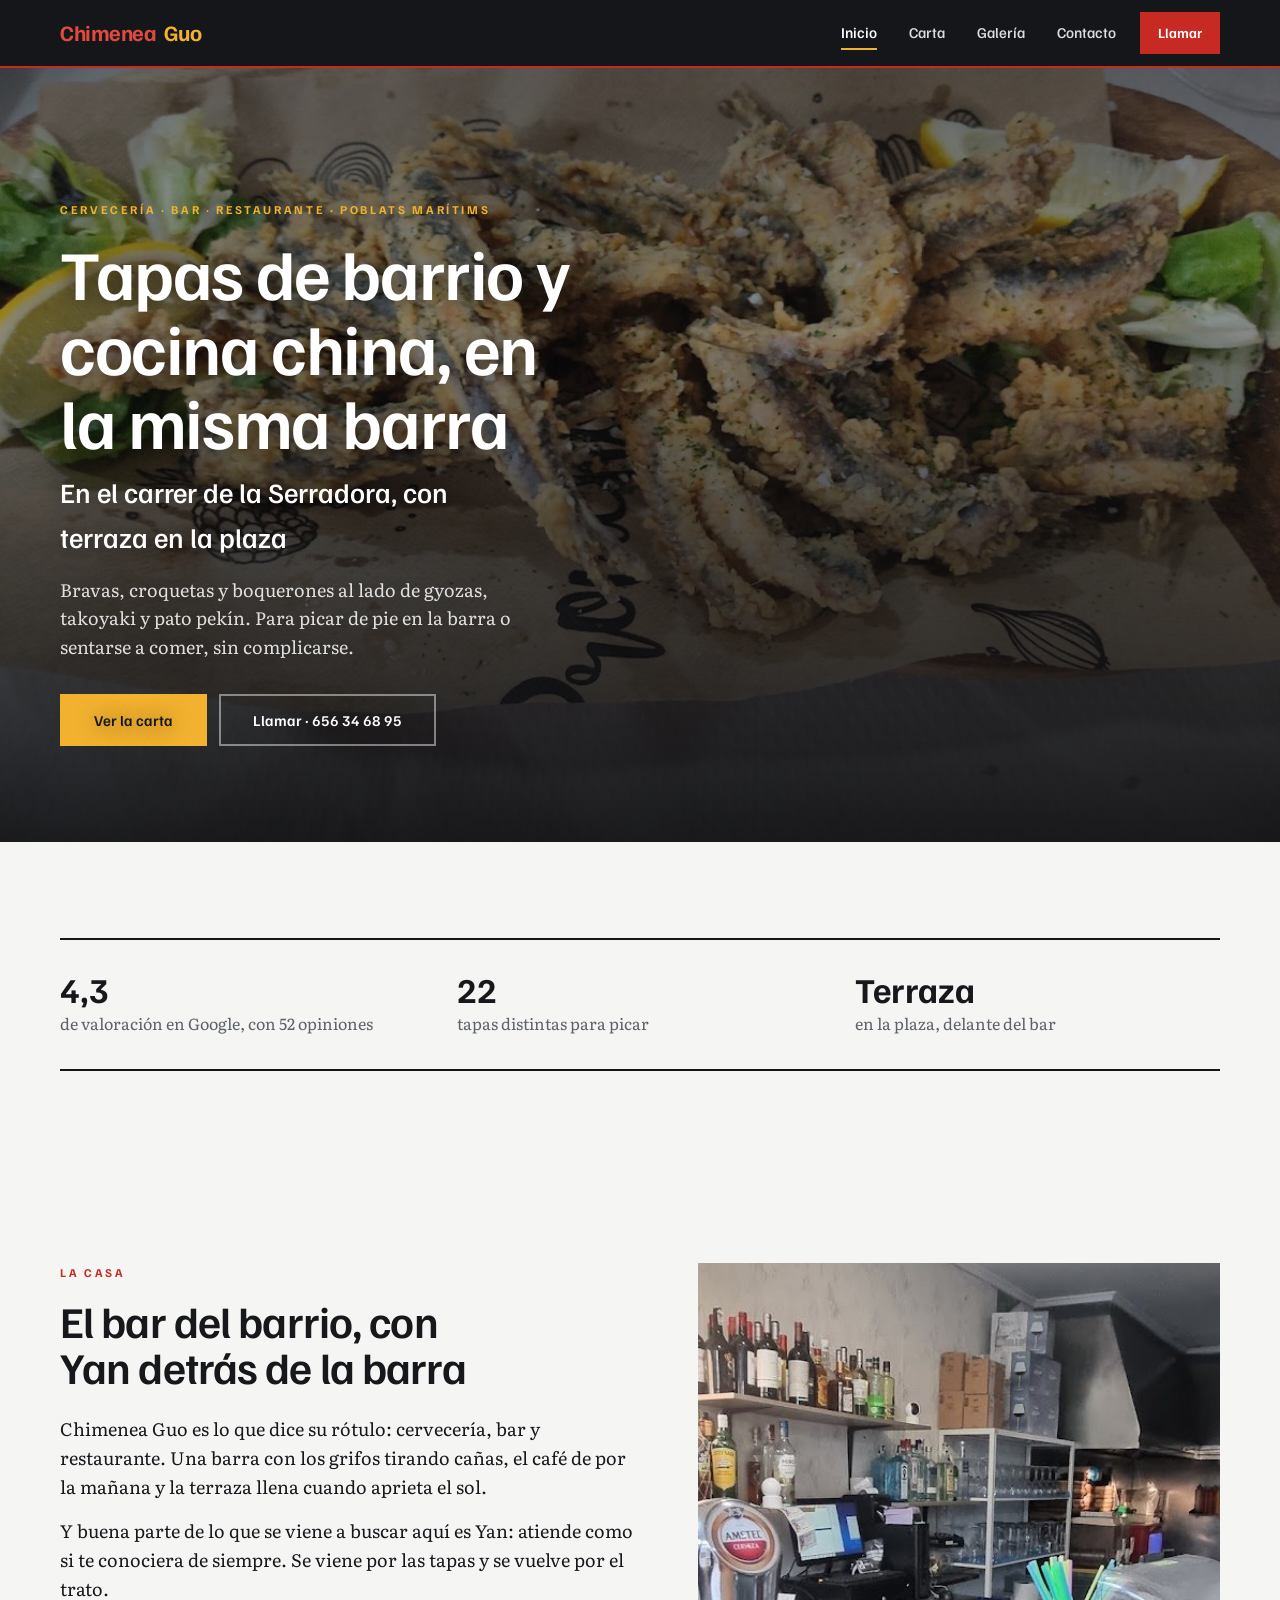
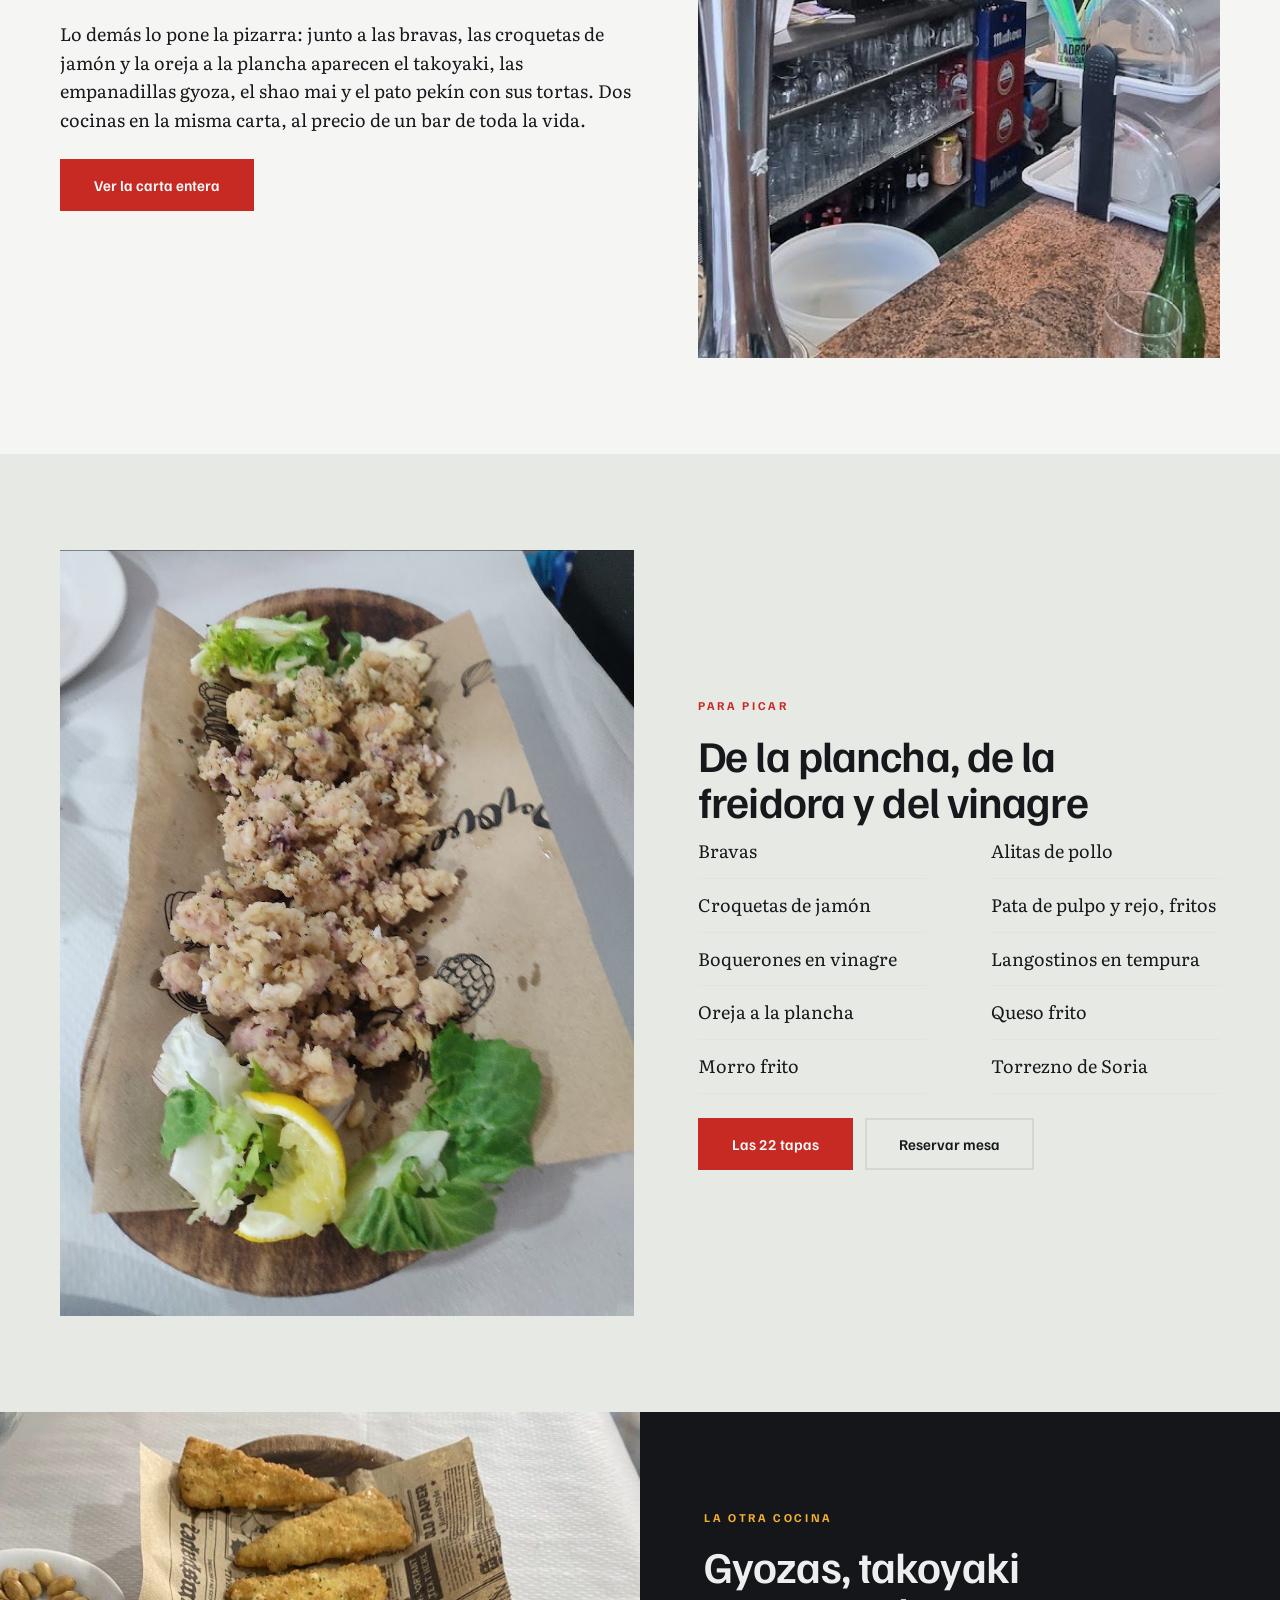
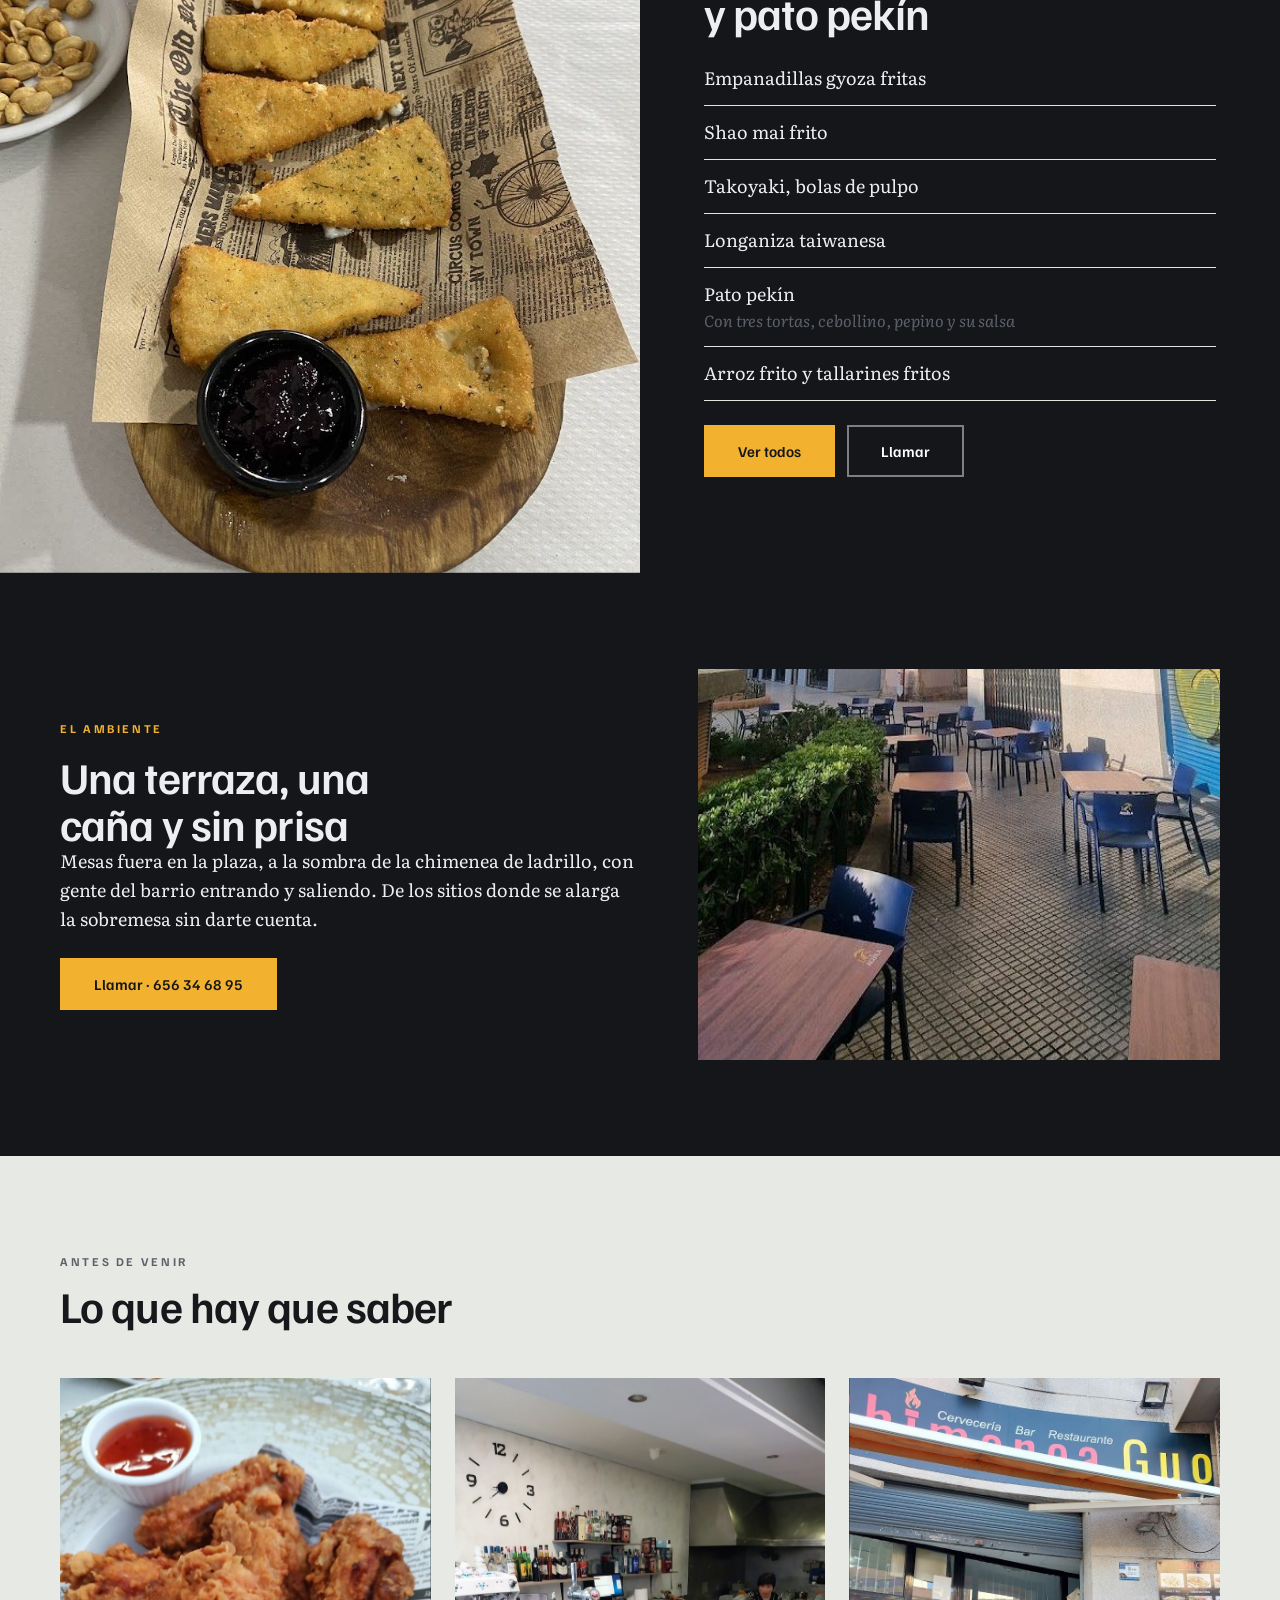
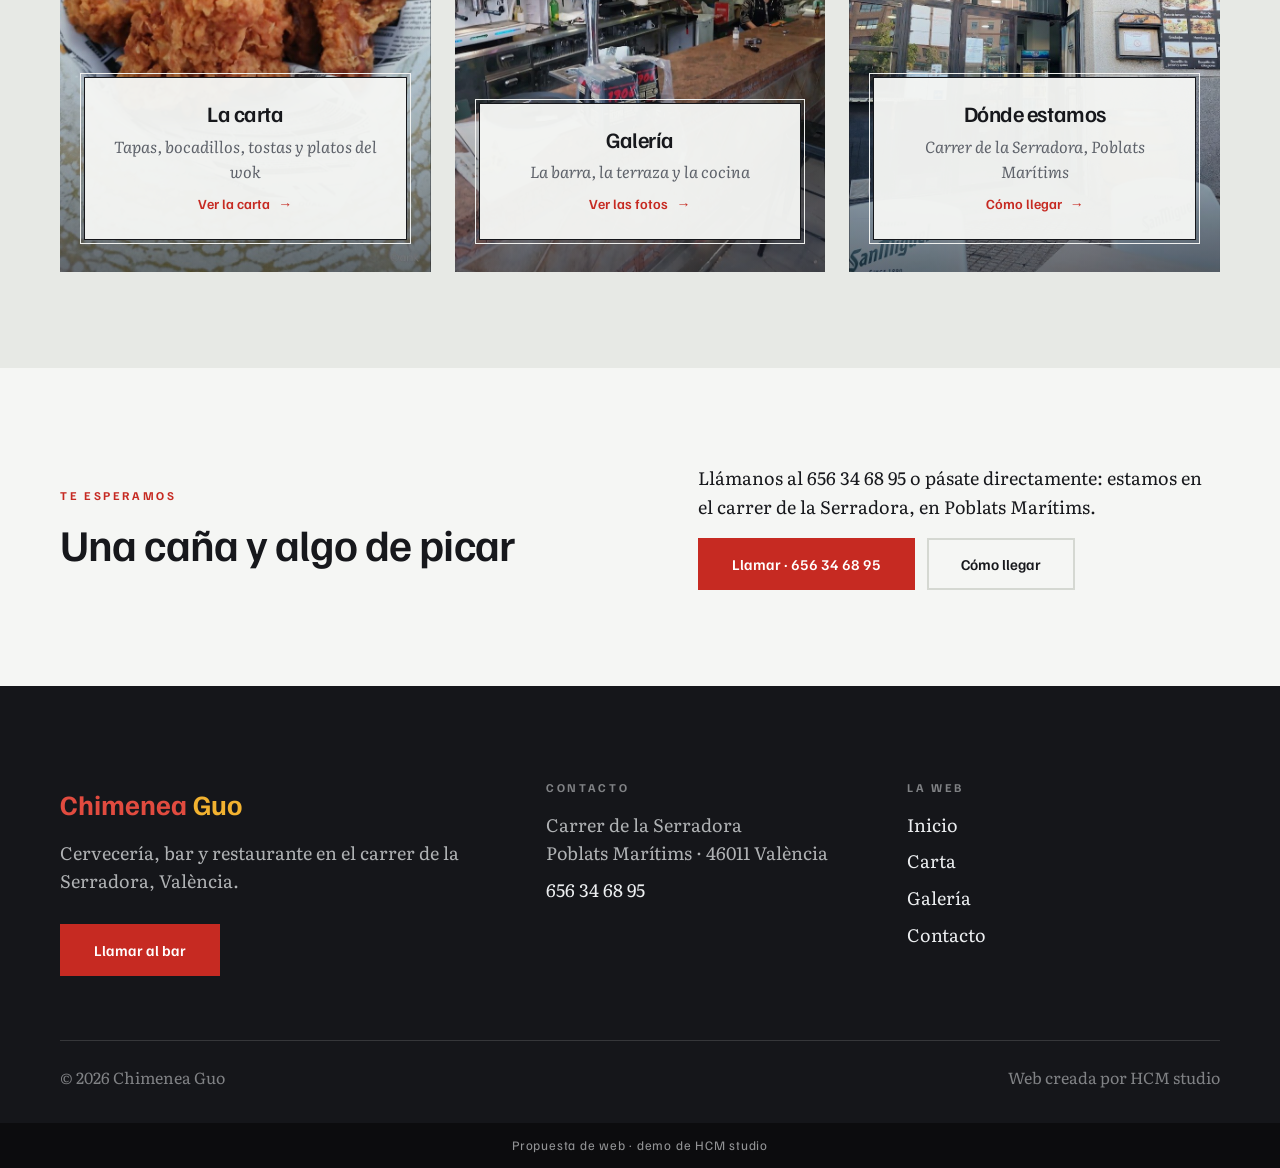
<file: index.html>
<!doctype html>
<html lang="es">
<head>
<meta charset="utf-8">
<meta name="viewport" content="width=device-width, initial-scale=1">
<title>Chimenea Guo · Cervecería, bar y restaurante en la Serradora, València</title>
<meta name="description" content="Cervecería, bar y restaurante en el carrer de la Serradora, València. Tapas de barrio y cocina china en la misma barra: bravas, croquetas, gyozas, takoyaki y pato pekín. Terraza en la plaza.">
<meta name="robots" content="noindex, nofollow">
<meta property="og:type" content="website">
<meta property="og:locale" content="es_ES">
<meta property="og:title" content="Chimenea Guo · Cervecería, bar y restaurante en València">
<meta property="og:description" content="Tapas de barrio y cocina china en la misma barra. Carrer de la Serradora, Poblats Marítims · 656 34 68 95.">
<meta property="og:image" content="https://hugocanoo.github.io/chimenea-guo-demo/fotos/boquerones.jpg">
<link rel="icon" href="favicon.svg" type="image/svg+xml">
<link rel="preload" href="fuentes/familjen-grotesk-variable.woff2" as="font" type="font/woff2" crossorigin>
<link rel="stylesheet" href="css/estilo.css">
<script>document.documentElement.classList.add('js')</script>
</head>
<body>

<header class="cabecera">
  <div class="contenedor">
    <a class="marca" href="index.html"><span class="chimenea">Chimenea</span> <span class="guo">Guo</span></a>
    <nav class="menu" id="menu" aria-label="Principal">
      <a href="index.html" aria-current="page">Inicio</a>
      <a href="carta.html">Carta</a>
      <a href="galeria.html">Galería</a>
      <a href="contacto.html">Contacto</a>
    </nav>
    <div class="cabecera-acciones">
      <a class="cta cta-mini" href="tel:+34656346895">Llamar</a>
      <button class="boton-menu" type="button" aria-expanded="false" aria-controls="menu">
        <span class="visualmente-oculto">Abrir el menú</span><span class="hamburguesa" aria-hidden="true"></span>
      </button>
    </div>
  </div>
</header>

<main>
  <section class="hero">
    <div class="foto">
      <img src="fotos/boquerones.jpg" alt="Ración de boquerones fritos, recién salidos de la freidora">
    </div>
    <div class="contenedor">
      <p class="eyebrow claro">Cervecería · Bar · Restaurante · Poblats Marítims</p>
      <h1>Tapas de barrio y cocina china, en la misma barra</h1>
      <p class="lema">En el carrer de la Serradora, con terraza en la plaza</p>
      <p class="intro">Bravas, croquetas y boquerones al lado de gyozas, takoyaki y pato pekín. Para picar de pie en la barra o sentarse a comer, sin complicarse.</p>
      <div class="botonera">
        <a class="cta amarilla" href="carta.html">Ver la carta</a>
        <a class="cta contorno-claro" href="tel:+34656346895">Llamar · 656 34 68 95</a>
      </div>
    </div>
  </section>

  <section class="seccion">
    <div class="contenedor">
      <div class="franja revelar">
        <div class="dato"><span class="cifra">4,3</span><span class="etiqueta">de valoración en Google, con 52 opiniones</span></div>
        <div class="dato"><span class="cifra">22</span><span class="etiqueta">tapas distintas para picar</span></div>
        <div class="dato"><span class="cifra">Terraza</span><span class="etiqueta">en la plaza, delante del bar</span></div>
      </div>
    </div>
  </section>

  <section class="seccion">
    <div class="contenedor dos-columnas">
      <div class="revelar">
        <p class="eyebrow">La casa</p>
        <h2>El bar del barrio, con Yan detrás de la barra</h2>
        <p style="margin-top:var(--e5)">Chimenea Guo es lo que dice su rótulo: cervecería, bar y restaurante. Una barra con los grifos tirando cañas, el café de por la mañana y la terraza llena cuando aprieta el sol.</p>
        <p>Y buena parte de lo que se viene a buscar aquí es Yan: atiende como si te conociera de siempre. Se viene por las tapas y se vuelve por el trato.</p>
        <p>Lo demás lo pone la pizarra: junto a las bravas, las croquetas de jamón y la oreja a la plancha aparecen el takoyaki, las empanadillas gyoza, el shao mai y el pato pekín con sus tortas. Dos cocinas en la misma carta, al precio de un bar de toda la vida.</p>
        <div class="botonera" style="margin-top:var(--e5)">
          <a class="cta" href="carta.html">Ver la carta entera</a>
        </div>
      </div>
      <div class="foto marco-alto revelar-foto">
        <img src="fotos/barra.jpg" alt="La barra de Chimenea Guo con los grifos de cerveza">
      </div>
    </div>
  </section>

  <section class="seccion alterna">
    <div class="contenedor dos-columnas centro">
      <div class="foto marco-alto revelar-foto">
        <img src="fotos/puntillas.jpg" alt="Ración de puntillas fritas con limón">
      </div>
      <div class="revelar">
        <p class="eyebrow">Para picar</p>
        <h2>De la plancha, de la freidora y del vinagre</h2>
        <ul class="lista-platos">
          <li>Bravas</li>
          <li>Croquetas de jamón</li>
          <li>Boquerones en vinagre</li>
          <li>Oreja a la plancha</li>
          <li>Morro frito</li>
          <li>Alitas de pollo</li>
          <li>Pata de pulpo y rejo, fritos</li>
          <li>Langostinos en tempura</li>
          <li>Queso frito</li>
          <li>Torrezno de Soria</li>
        </ul>
        <div class="botonera" style="margin-top:var(--e5)">
          <a class="cta" href="carta.html#picar">Las 22 tapas</a>
          <a class="cta contorno" href="tel:+34656346895">Reservar mesa</a>
        </div>
      </div>
    </div>
  </section>

  <section class="partido">
    <div class="foto revelar-foto">
      <img src="fotos/gyozas.jpg" alt="Empanadillas gyoza fritas con salsa">
    </div>
    <div class="lado-panel revelar">
      <p class="eyebrow">La otra cocina</p>
      <h2>Gyozas, takoyaki y pato pekín</h2>
      <ul class="lista-platos" style="columns:1">
        <li>Empanadillas gyoza fritas</li>
        <li>Shao mai frito</li>
        <li>Takoyaki, bolas de pulpo</li>
        <li>Longaniza taiwanesa</li>
        <li>Pato pekín<span class="detalle">Con tres tortas, cebollino, pepino y su salsa</span></li>
        <li>Arroz frito y tallarines fritos</li>
      </ul>
      <div class="botonera" style="margin-top:var(--e5)">
        <a class="cta amarilla" href="carta.html#wok">Ver todos</a>
        <a class="cta contorno-claro" href="tel:+34656346895">Llamar</a>
      </div>
    </div>
  </section>

  <section class="seccion oscura">
    <div class="contenedor dos-columnas centro">
      <div class="revelar">
        <p class="eyebrow">El ambiente</p>
        <h2>Una terraza, una caña y sin prisa</h2>
        <p>Mesas fuera en la plaza, a la sombra de la chimenea de ladrillo, con gente del barrio entrando y saliendo. De los sitios donde se alarga la sobremesa sin darte cuenta.</p>
        <div class="botonera" style="margin-top:var(--e5)">
          <a class="cta amarilla" href="tel:+34656346895">Llamar · 656 34 68 95</a>
        </div>
      </div>
      <div class="foto marco revelar-foto">
        <img src="fotos/terraza.jpg" alt="Las mesas de la terraza de Chimenea Guo, en la plaza">
      </div>
    </div>
  </section>

  <section class="seccion alterna">
    <div class="contenedor">
      <div class="cabeza-seccion revelar">
        <p class="eyebrow">Antes de venir</p>
        <h2>Lo que hay que saber</h2>
      </div>
      <div class="rejilla-tarjetas">
        <a class="tarjeta revelar" href="carta.html">
          <div class="foto revelar-foto">
            <img src="fotos/pollo-frito.jpg" alt="Pollo frito crujiente, recién hecho">
          </div>
          <div class="placa">
            <h3>La carta</h3>
            <p class="sub">Tapas, bocadillos, tostas y platos del wok</p>
            <span class="enlace-flecha">Ver la carta <span aria-hidden="true">&rarr;</span></span>
          </div>
        </a>
        <a class="tarjeta revelar" href="galeria.html">
          <div class="foto revelar-foto">
            <img src="fotos/barra-2.jpg" alt="La barra de Chimenea Guo, vista desde el comedor">
          </div>
          <div class="placa">
            <h3>Galería</h3>
            <p class="sub">La barra, la terraza y la cocina</p>
            <span class="enlace-flecha">Ver las fotos <span aria-hidden="true">&rarr;</span></span>
          </div>
        </a>
        <a class="tarjeta revelar" href="contacto.html">
          <div class="foto revelar-foto">
            <img src="fotos/entrada.jpg" alt="La entrada de Chimenea Guo, con el barril junto a la puerta">
          </div>
          <div class="placa">
            <h3>Dónde estamos</h3>
            <p class="sub">Carrer de la Serradora, Poblats Marítims</p>
            <span class="enlace-flecha">Cómo llegar <span aria-hidden="true">&rarr;</span></span>
          </div>
        </a>
      </div>
    </div>
  </section>

  <section class="seccion">
    <div class="contenedor dos-columnas centro">
      <div class="revelar">
        <p class="eyebrow">Te esperamos</p>
        <h2>Una caña y algo de picar</h2>
      </div>
      <div class="revelar">
        <p>Llámanos al 656 34 68 95 o pásate directamente: estamos en el carrer de la Serradora, en Poblats Marítims.</p>
        <div class="botonera">
          <a class="cta" href="tel:+34656346895">Llamar · 656 34 68 95</a>
          <a class="cta contorno" href="contacto.html">Cómo llegar</a>
        </div>
      </div>
    </div>
  </section>
</main>

<footer class="pie">
  <div class="contenedor">
    <div class="pie-columnas">
      <div>
        <p class="marca-pie"><span class="chimenea">Chimenea</span> <span class="guo">Guo</span></p>
        <p>Cervecería, bar y restaurante en el carrer de la Serradora, València.</p>
        <a class="cta" href="tel:+34656346895">Llamar al bar</a>
      </div>
      <div>
        <h3>Contacto</h3>
        <ul>
          <li>Carrer de la Serradora<br>Poblats Marítims · 46011 València</li>
          <li><a href="tel:+34656346895">656 34 68 95</a></li>
        </ul>
      </div>
      <div>
        <h3>La web</h3>
        <ul>
          <li><a href="index.html">Inicio</a></li>
          <li><a href="carta.html">Carta</a></li>
          <li><a href="galeria.html">Galería</a></li>
          <li><a href="contacto.html">Contacto</a></li>
        </ul>
      </div>
    </div>
    <div class="cierre">
      <span>© <span data-anio>2026</span> Chimenea Guo</span>
      <span>Web creada por HCM studio</span>
    </div>
  </div>
</footer>

<p class="sello-demo">Propuesta de web · demo de HCM studio</p>
<script src="js/principal.js" defer></script>
</body>
</html>
</file>
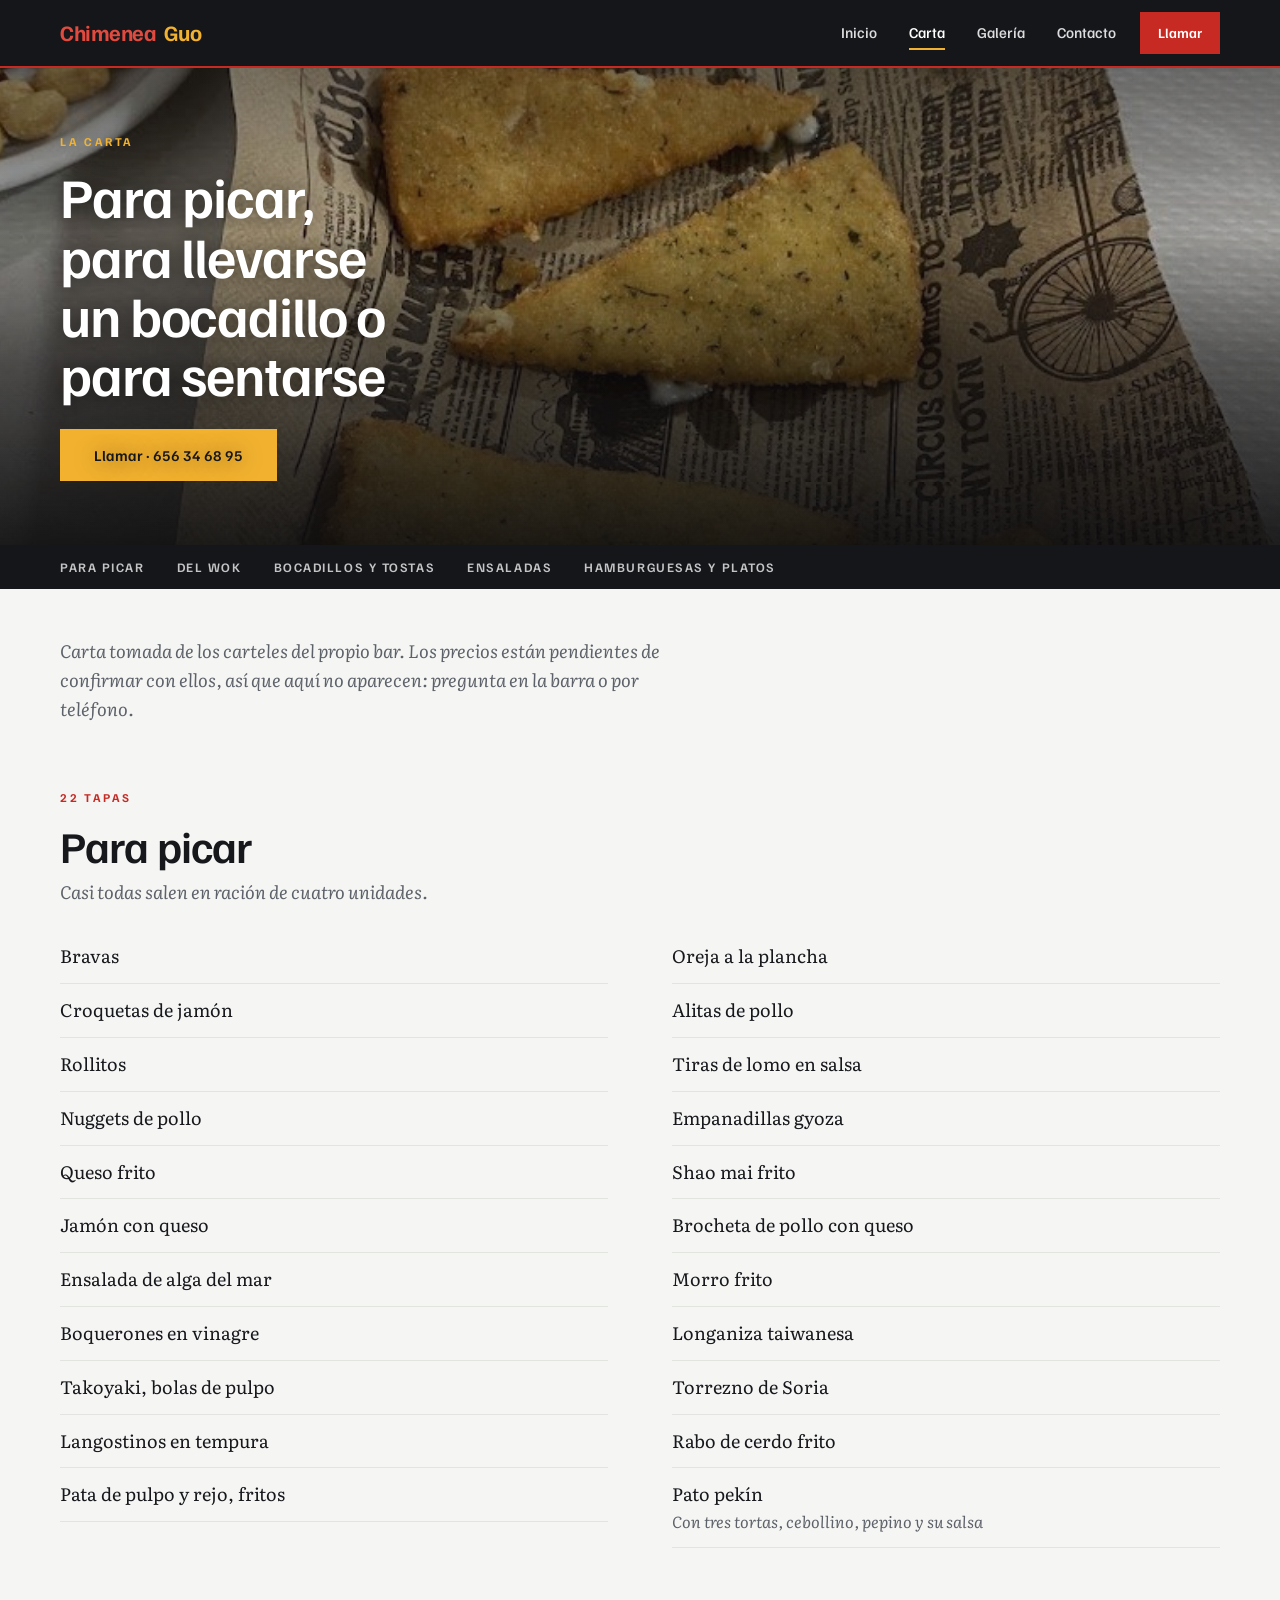
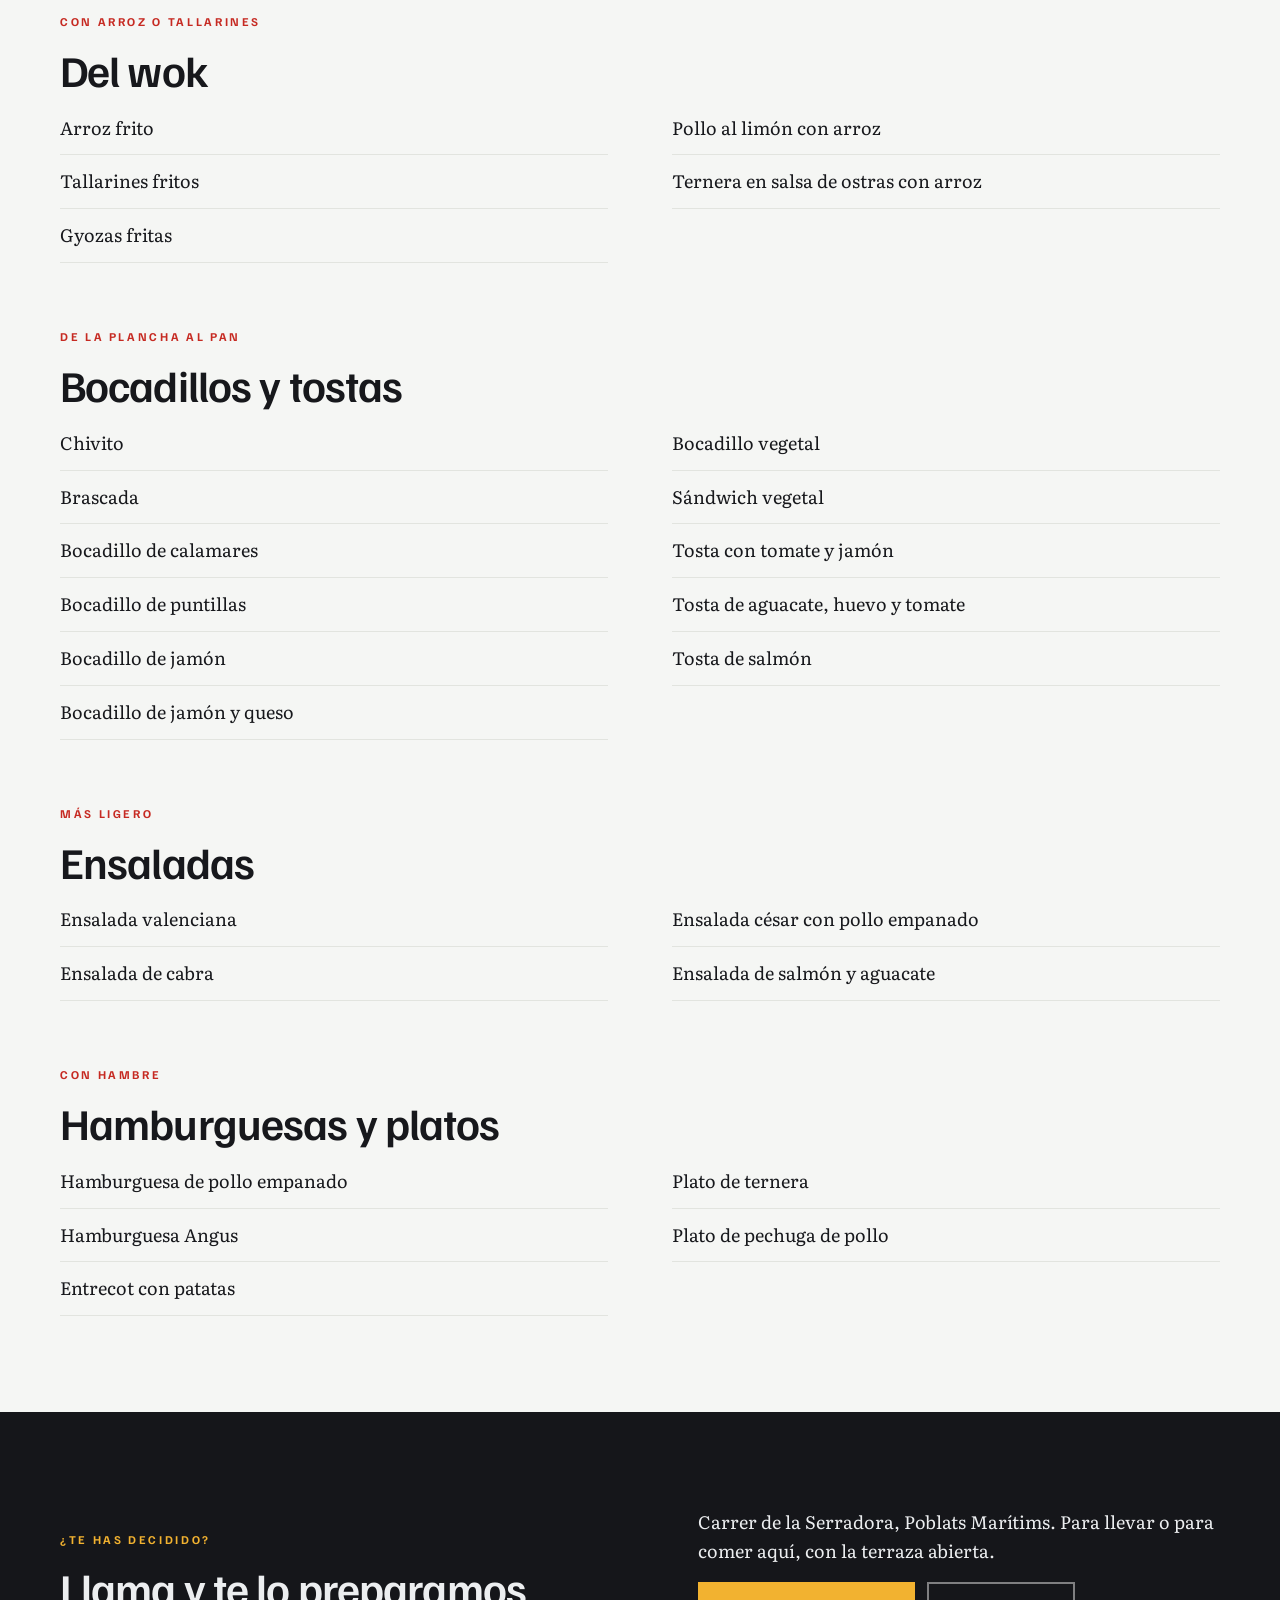
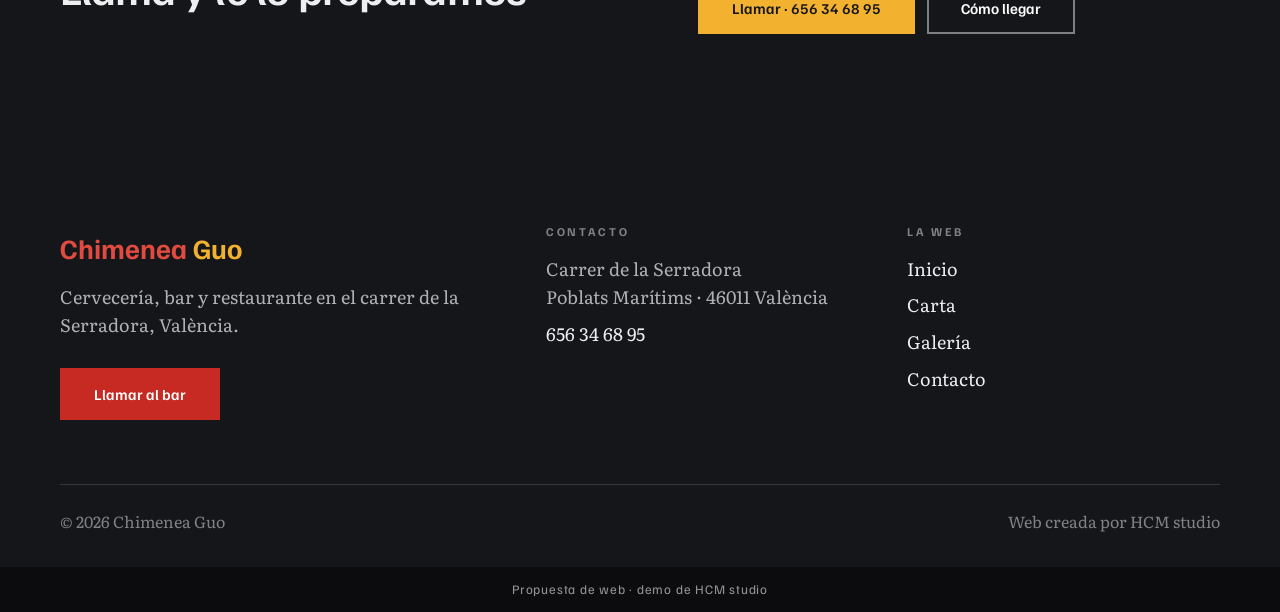
<file: carta.html>
<!doctype html>
<html lang="es">
<head>
<meta charset="utf-8">
<meta name="viewport" content="width=device-width, initial-scale=1">
<title>Carta · Chimenea Guo, tapas y cocina china en la Serradora</title>
<meta name="description" content="La carta de Chimenea Guo: 22 tapas para picar, bocadillos y tostas, ensaladas, hamburguesas y platos del wok con arroz o tallarines.">
<meta name="robots" content="noindex, nofollow">
<meta property="og:type" content="website">
<meta property="og:locale" content="es_ES">
<meta property="og:title" content="Carta · Chimenea Guo">
<meta property="og:description" content="22 tapas, bocadillos, tostas, ensaladas, hamburguesas y platos del wok.">
<meta property="og:image" content="https://hugocanoo.github.io/chimenea-guo-demo/fotos/gyozas.jpg">
<link rel="icon" href="favicon.svg" type="image/svg+xml">
<link rel="preload" href="fuentes/familjen-grotesk-variable.woff2" as="font" type="font/woff2" crossorigin>
<link rel="stylesheet" href="css/estilo.css">
<script>document.documentElement.classList.add('js')</script>
</head>
<body>

<header class="cabecera">
  <div class="contenedor">
    <a class="marca" href="index.html"><span class="chimenea">Chimenea</span> <span class="guo">Guo</span></a>
    <nav class="menu" id="menu" aria-label="Principal">
      <a href="index.html">Inicio</a>
      <a href="carta.html" aria-current="page">Carta</a>
      <a href="galeria.html">Galería</a>
      <a href="contacto.html">Contacto</a>
    </nav>
    <div class="cabecera-acciones">
      <a class="cta cta-mini" href="tel:+34656346895">Llamar</a>
      <button class="boton-menu" type="button" aria-expanded="false" aria-controls="menu">
        <span class="visualmente-oculto">Abrir el menú</span><span class="hamburguesa" aria-hidden="true"></span>
      </button>
    </div>
  </div>
</header>

<main>
  <section class="hero corta">
    <div class="foto">
      <img src="fotos/gyozas.jpg" alt="Empanadillas gyoza fritas, con su salsa">
    </div>
    <div class="contenedor">
      <p class="eyebrow claro">La carta</p>
      <h1>Para picar, para llevarse un bocadillo o para sentarse</h1>
      <div class="botonera" style="margin-top:var(--e5)">
        <a class="cta amarilla" href="tel:+34656346895">Llamar · 656 34 68 95</a>
      </div>
    </div>
  </section>

  <nav class="indice-carta" aria-label="Secciones de la carta">
    <div class="contenedor">
      <a href="#picar">Para picar</a>
      <a href="#wok">Del wok</a>
      <a href="#bocadillos">Bocadillos y tostas</a>
      <a href="#ensaladas">Ensaladas</a>
      <a href="#hamburguesas">Hamburguesas y platos</a>
    </div>
  </nav>

  <div class="contenedor">
    <p class="aviso-carta" style="padding-top:var(--e7)">Carta tomada de los carteles del propio bar. Los precios están pendientes de confirmar con ellos, así que aquí no aparecen: pregunta en la barra o por teléfono.</p>

    <section class="categoria" id="picar">
      <p class="eyebrow">22 tapas</p>
      <h2>Para picar</h2>
      <p class="detalle-cat">Casi todas salen en ración de cuatro unidades.</p>
      <ul class="lista-platos">
        <li>Bravas</li>
        <li>Croquetas de jamón</li>
        <li>Rollitos</li>
        <li>Nuggets de pollo</li>
        <li>Queso frito</li>
        <li>Jamón con queso</li>
        <li>Ensalada de alga del mar</li>
        <li>Boquerones en vinagre</li>
        <li>Takoyaki, bolas de pulpo</li>
        <li>Langostinos en tempura</li>
        <li>Pata de pulpo y rejo, fritos</li>
        <li>Oreja a la plancha</li>
        <li>Alitas de pollo</li>
        <li>Tiras de lomo en salsa</li>
        <li>Empanadillas gyoza</li>
        <li>Shao mai frito</li>
        <li>Brocheta de pollo con queso</li>
        <li>Morro frito</li>
        <li>Longaniza taiwanesa</li>
        <li>Torrezno de Soria</li>
        <li>Rabo de cerdo frito</li>
        <li>Pato pekín<span class="detalle">Con tres tortas, cebollino, pepino y su salsa</span></li>
      </ul>
    </section>

    <section class="categoria" id="wok">
      <p class="eyebrow">Con arroz o tallarines</p>
      <h2>Del wok</h2>
      <ul class="lista-platos">
        <li>Arroz frito</li>
        <li>Tallarines fritos</li>
        <li>Gyozas fritas</li>
        <li>Pollo al limón con arroz</li>
        <li>Ternera en salsa de ostras con arroz</li>
      </ul>
    </section>

    <section class="categoria" id="bocadillos">
      <p class="eyebrow">De la plancha al pan</p>
      <h2>Bocadillos y tostas</h2>
      <ul class="lista-platos">
        <li>Chivito</li>
        <li>Brascada</li>
        <li>Bocadillo de calamares</li>
        <li>Bocadillo de puntillas</li>
        <li>Bocadillo de jamón</li>
        <li>Bocadillo de jamón y queso</li>
        <li>Bocadillo vegetal</li>
        <li>Sándwich vegetal</li>
        <li>Tosta con tomate y jamón</li>
        <li>Tosta de aguacate, huevo y tomate</li>
        <li>Tosta de salmón</li>
      </ul>
    </section>

    <section class="categoria" id="ensaladas">
      <p class="eyebrow">Más ligero</p>
      <h2>Ensaladas</h2>
      <ul class="lista-platos">
        <li>Ensalada valenciana</li>
        <li>Ensalada de cabra</li>
        <li>Ensalada césar con pollo empanado</li>
        <li>Ensalada de salmón y aguacate</li>
      </ul>
    </section>

    <section class="categoria" id="hamburguesas">
      <p class="eyebrow">Con hambre</p>
      <h2>Hamburguesas y platos</h2>
      <ul class="lista-platos">
        <li>Hamburguesa de pollo empanado</li>
        <li>Hamburguesa Angus</li>
        <li>Entrecot con patatas</li>
        <li>Plato de ternera</li>
        <li>Plato de pechuga de pollo</li>
      </ul>
    </section>
  </div>

  <section class="seccion oscura">
    <div class="contenedor dos-columnas centro">
      <div class="revelar">
        <p class="eyebrow">¿Te has decidido?</p>
        <h2>Llama y te lo preparamos</h2>
      </div>
      <div class="revelar">
        <p>Carrer de la Serradora, Poblats Marítims. Para llevar o para comer aquí, con la terraza abierta.</p>
        <div class="botonera">
          <a class="cta amarilla" href="tel:+34656346895">Llamar · 656 34 68 95</a>
          <a class="cta contorno-claro" href="contacto.html">Cómo llegar</a>
        </div>
      </div>
    </div>
  </section>
</main>

<footer class="pie">
  <div class="contenedor">
    <div class="pie-columnas">
      <div>
        <p class="marca-pie"><span class="chimenea">Chimenea</span> <span class="guo">Guo</span></p>
        <p>Cervecería, bar y restaurante en el carrer de la Serradora, València.</p>
        <a class="cta" href="tel:+34656346895">Llamar al bar</a>
      </div>
      <div>
        <h3>Contacto</h3>
        <ul>
          <li>Carrer de la Serradora<br>Poblats Marítims · 46011 València</li>
          <li><a href="tel:+34656346895">656 34 68 95</a></li>
        </ul>
      </div>
      <div>
        <h3>La web</h3>
        <ul>
          <li><a href="index.html">Inicio</a></li>
          <li><a href="carta.html">Carta</a></li>
          <li><a href="galeria.html">Galería</a></li>
          <li><a href="contacto.html">Contacto</a></li>
        </ul>
      </div>
    </div>
    <div class="cierre">
      <span>© <span data-anio>2026</span> Chimenea Guo</span>
      <span>Web creada por HCM studio</span>
    </div>
  </div>
</footer>

<p class="sello-demo">Propuesta de web · demo de HCM studio</p>
<script src="js/principal.js" defer></script>
</body>
</html>
</file>
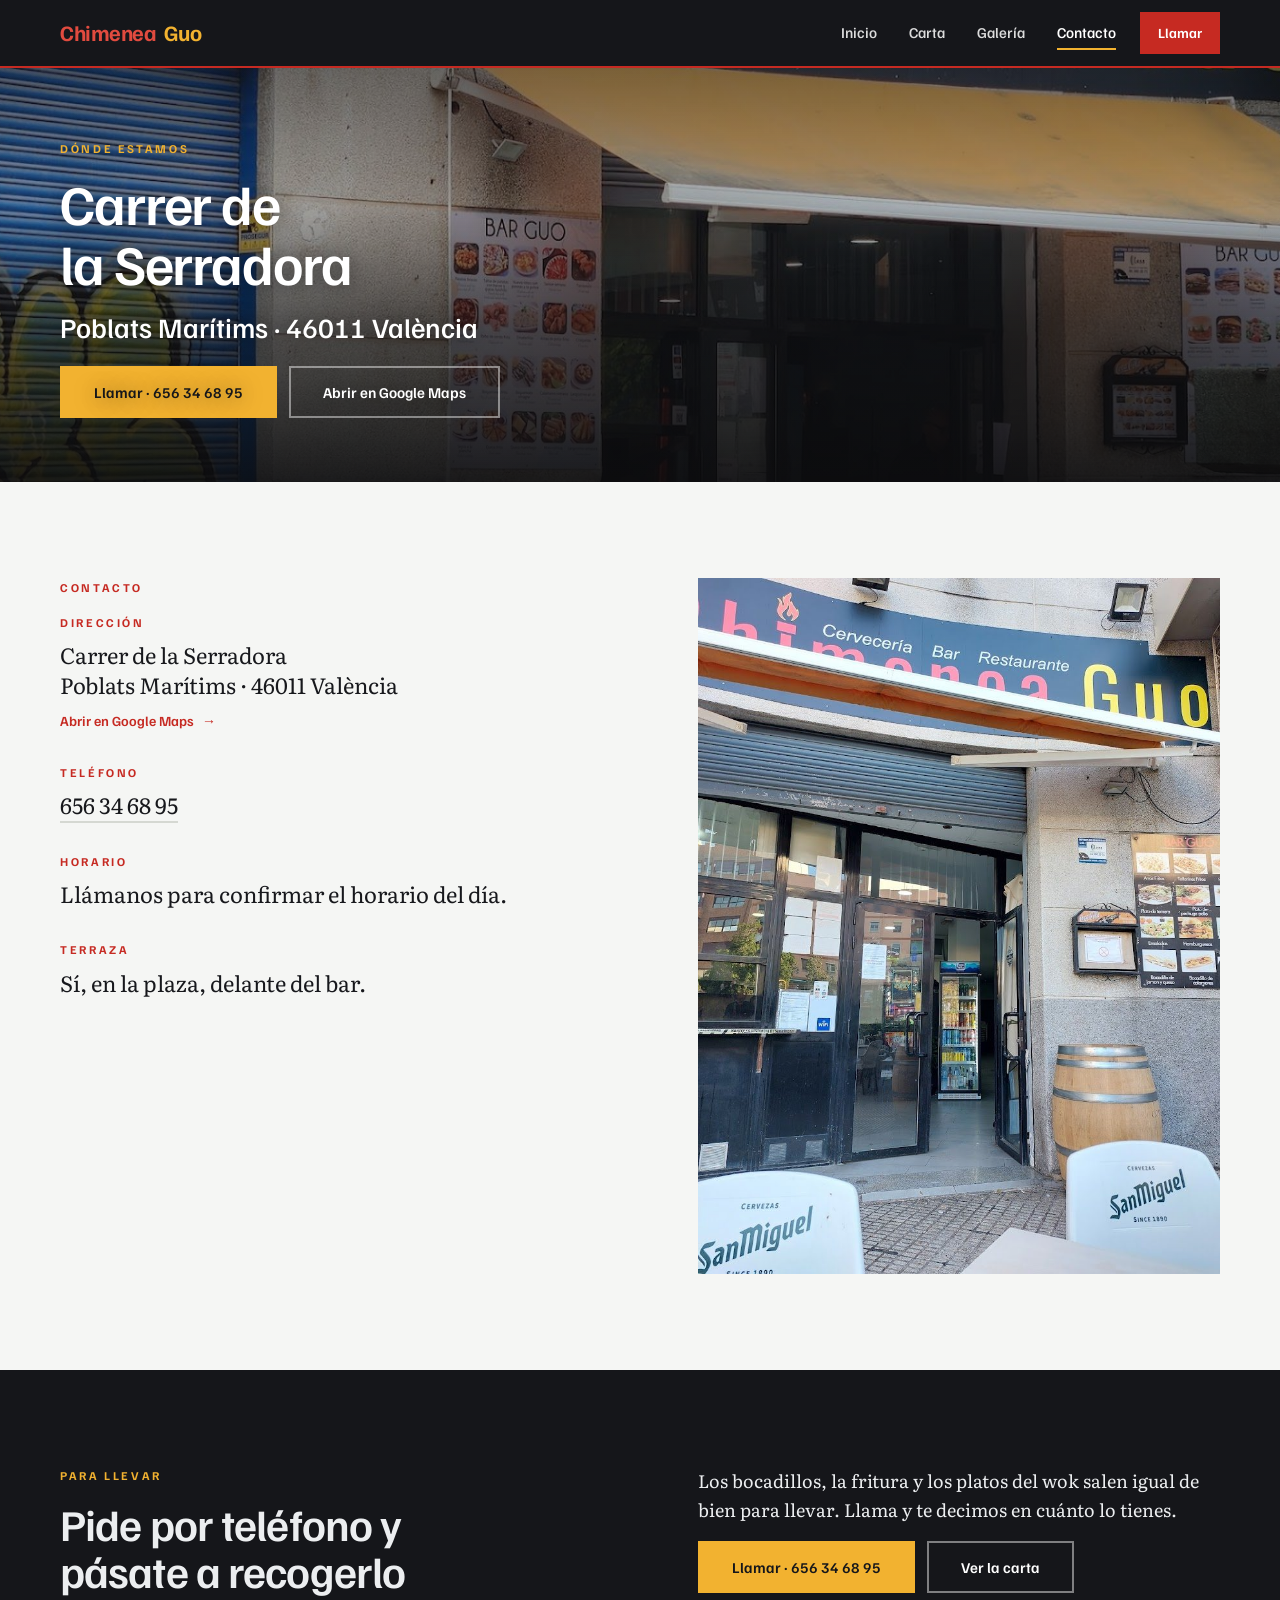
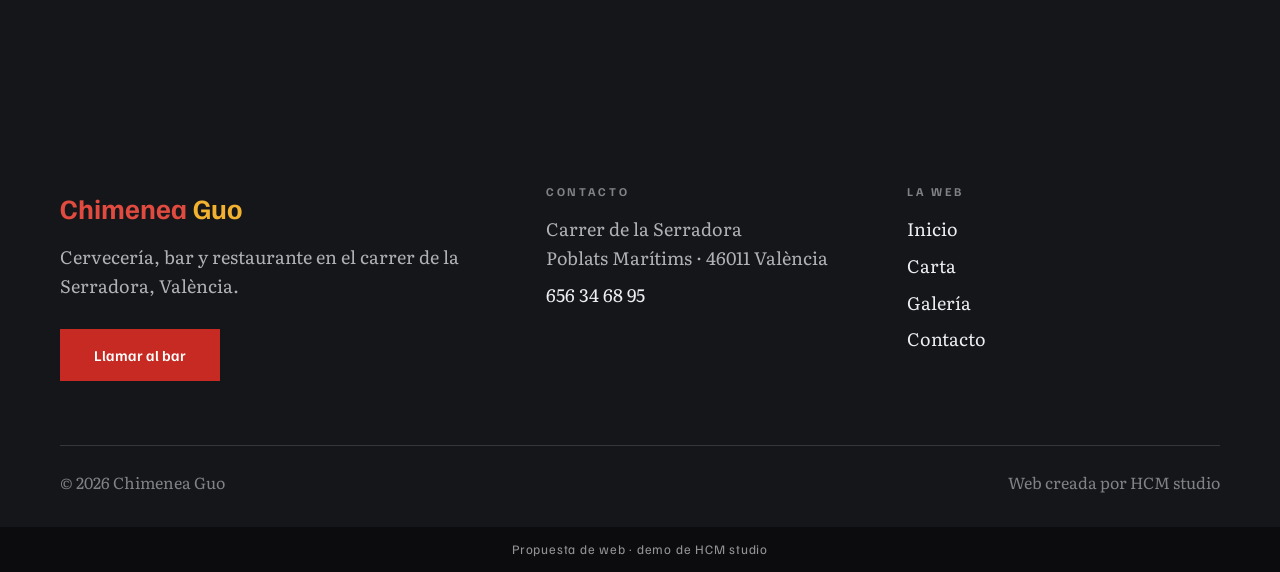
<file: contacto.html>
<!doctype html>
<html lang="es">
<head>
<meta charset="utf-8">
<meta name="viewport" content="width=device-width, initial-scale=1">
<title>Dónde estamos · Chimenea Guo, carrer de la Serradora, València</title>
<meta name="description" content="Chimenea Guo está en el carrer de la Serradora, Poblats Marítims, 46011 València. Teléfono 656 34 68 95, con terraza en la plaza.">
<meta name="robots" content="noindex, nofollow">
<meta property="og:type" content="website">
<meta property="og:locale" content="es_ES">
<meta property="og:title" content="Dónde estamos · Chimenea Guo">
<meta property="og:description" content="Carrer de la Serradora, Poblats Marítims · 656 34 68 95.">
<meta property="og:image" content="https://hugocanoo.github.io/chimenea-guo-demo/fotos/fachada.jpg">
<link rel="icon" href="favicon.svg" type="image/svg+xml">
<link rel="preload" href="fuentes/familjen-grotesk-variable.woff2" as="font" type="font/woff2" crossorigin>
<link rel="stylesheet" href="css/estilo.css">
<script>document.documentElement.classList.add('js')</script>
</head>
<body>

<header class="cabecera">
  <div class="contenedor">
    <a class="marca" href="index.html"><span class="chimenea">Chimenea</span> <span class="guo">Guo</span></a>
    <nav class="menu" id="menu" aria-label="Principal">
      <a href="index.html">Inicio</a>
      <a href="carta.html">Carta</a>
      <a href="galeria.html">Galería</a>
      <a href="contacto.html" aria-current="page">Contacto</a>
    </nav>
    <div class="cabecera-acciones">
      <a class="cta cta-mini" href="tel:+34656346895">Llamar</a>
      <button class="boton-menu" type="button" aria-expanded="false" aria-controls="menu">
        <span class="visualmente-oculto">Abrir el menú</span><span class="hamburguesa" aria-hidden="true"></span>
      </button>
    </div>
  </div>
</header>

<main>
  <section class="hero corta">
    <div class="foto">
      <img src="fotos/fachada.jpg" alt="La fachada de Chimenea Guo, con el rótulo y la terraza delante">
    </div>
    <div class="contenedor">
      <p class="eyebrow claro">Dónde estamos</p>
      <h1>Carrer de la Serradora</h1>
      <p class="lema">Poblats Marítims · 46011 València</p>
      <div class="botonera">
        <a class="cta amarilla" href="tel:+34656346895">Llamar · 656 34 68 95</a>
        <a class="cta contorno-claro" href="https://www.google.com/maps/search/?api=1&amp;query=Chimenea%20Guo&amp;query_place_id=ChIJcatXh_VIYA0Ri7EUHpohpUw" rel="noopener" target="_blank">Abrir en Google Maps</a>
      </div>
    </div>
  </section>

  <section class="seccion">
    <div class="contenedor dos-columnas">
      <div class="revelar">
        <p class="eyebrow">Contacto</p>
        <dl class="ficha">
          <div>
            <dt>Dirección</dt>
            <dd>Carrer de la Serradora<br>Poblats Marítims · 46011 València
              <a class="enlace-flecha" href="https://www.google.com/maps/search/?api=1&amp;query=Chimenea%20Guo&amp;query_place_id=ChIJcatXh_VIYA0Ri7EUHpohpUw" rel="noopener" target="_blank" style="display:flex;border:0;margin-top:var(--e3)">Abrir en Google Maps <span aria-hidden="true">→</span></a>
            </dd>
          </div>
          <div>
            <dt>Teléfono</dt>
            <dd><a href="tel:+34656346895">656 34 68 95</a></dd>
          </div>
          <div>
            <dt>Horario</dt>
            <dd>Llámanos para confirmar el horario del día.</dd>
          </div>
          <div>
            <dt>Terraza</dt>
            <dd>Sí, en la plaza, delante del bar.</dd>
          </div>
        </dl>
      </div>
      <div class="foto marco-alto revelar-foto">
        <img src="fotos/entrada.jpg" alt="La entrada de Chimenea Guo, con el barril junto a la puerta">
      </div>
    </div>
  </section>

  <section class="seccion oscura">
    <div class="contenedor dos-columnas centro">
      <div class="revelar">
        <p class="eyebrow">Para llevar</p>
        <h2>Pide por teléfono y pásate a recogerlo</h2>
      </div>
      <div class="revelar">
        <p>Los bocadillos, la fritura y los platos del wok salen igual de bien para llevar. Llama y te decimos en cuánto lo tienes.</p>
        <div class="botonera">
          <a class="cta amarilla" href="tel:+34656346895">Llamar · 656 34 68 95</a>
          <a class="cta contorno-claro" href="carta.html">Ver la carta</a>
        </div>
      </div>
    </div>
  </section>
</main>

<footer class="pie">
  <div class="contenedor">
    <div class="pie-columnas">
      <div>
        <p class="marca-pie"><span class="chimenea">Chimenea</span> <span class="guo">Guo</span></p>
        <p>Cervecería, bar y restaurante en el carrer de la Serradora, València.</p>
        <a class="cta" href="tel:+34656346895">Llamar al bar</a>
      </div>
      <div>
        <h3>Contacto</h3>
        <ul>
          <li>Carrer de la Serradora<br>Poblats Marítims · 46011 València</li>
          <li><a href="tel:+34656346895">656 34 68 95</a></li>
        </ul>
      </div>
      <div>
        <h3>La web</h3>
        <ul>
          <li><a href="index.html">Inicio</a></li>
          <li><a href="carta.html">Carta</a></li>
          <li><a href="galeria.html">Galería</a></li>
          <li><a href="contacto.html">Contacto</a></li>
        </ul>
      </div>
    </div>
    <div class="cierre">
      <span>© <span data-anio>2026</span> Chimenea Guo</span>
      <span>Web creada por HCM studio</span>
    </div>
  </div>
</footer>

<p class="sello-demo">Propuesta de web · demo de HCM studio</p>
<script src="js/principal.js" defer></script>
</body>
</html>
</file>
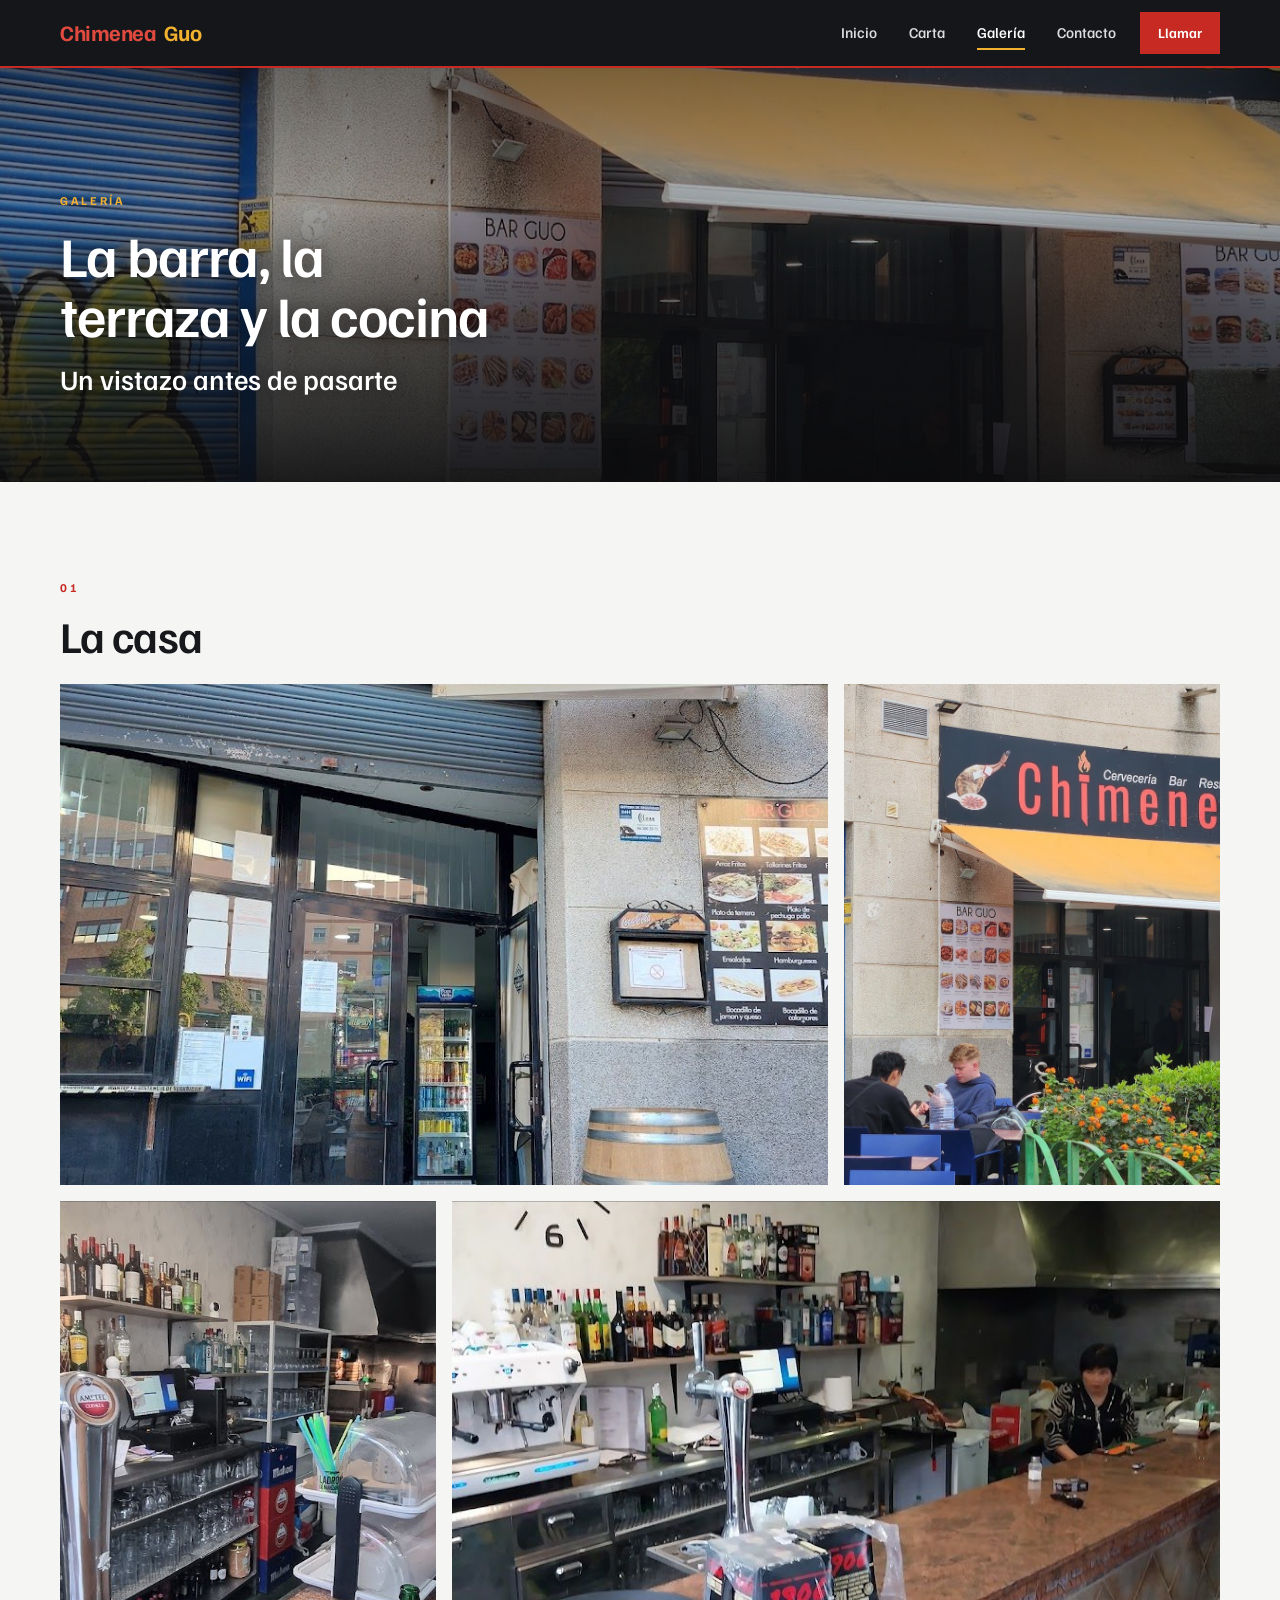
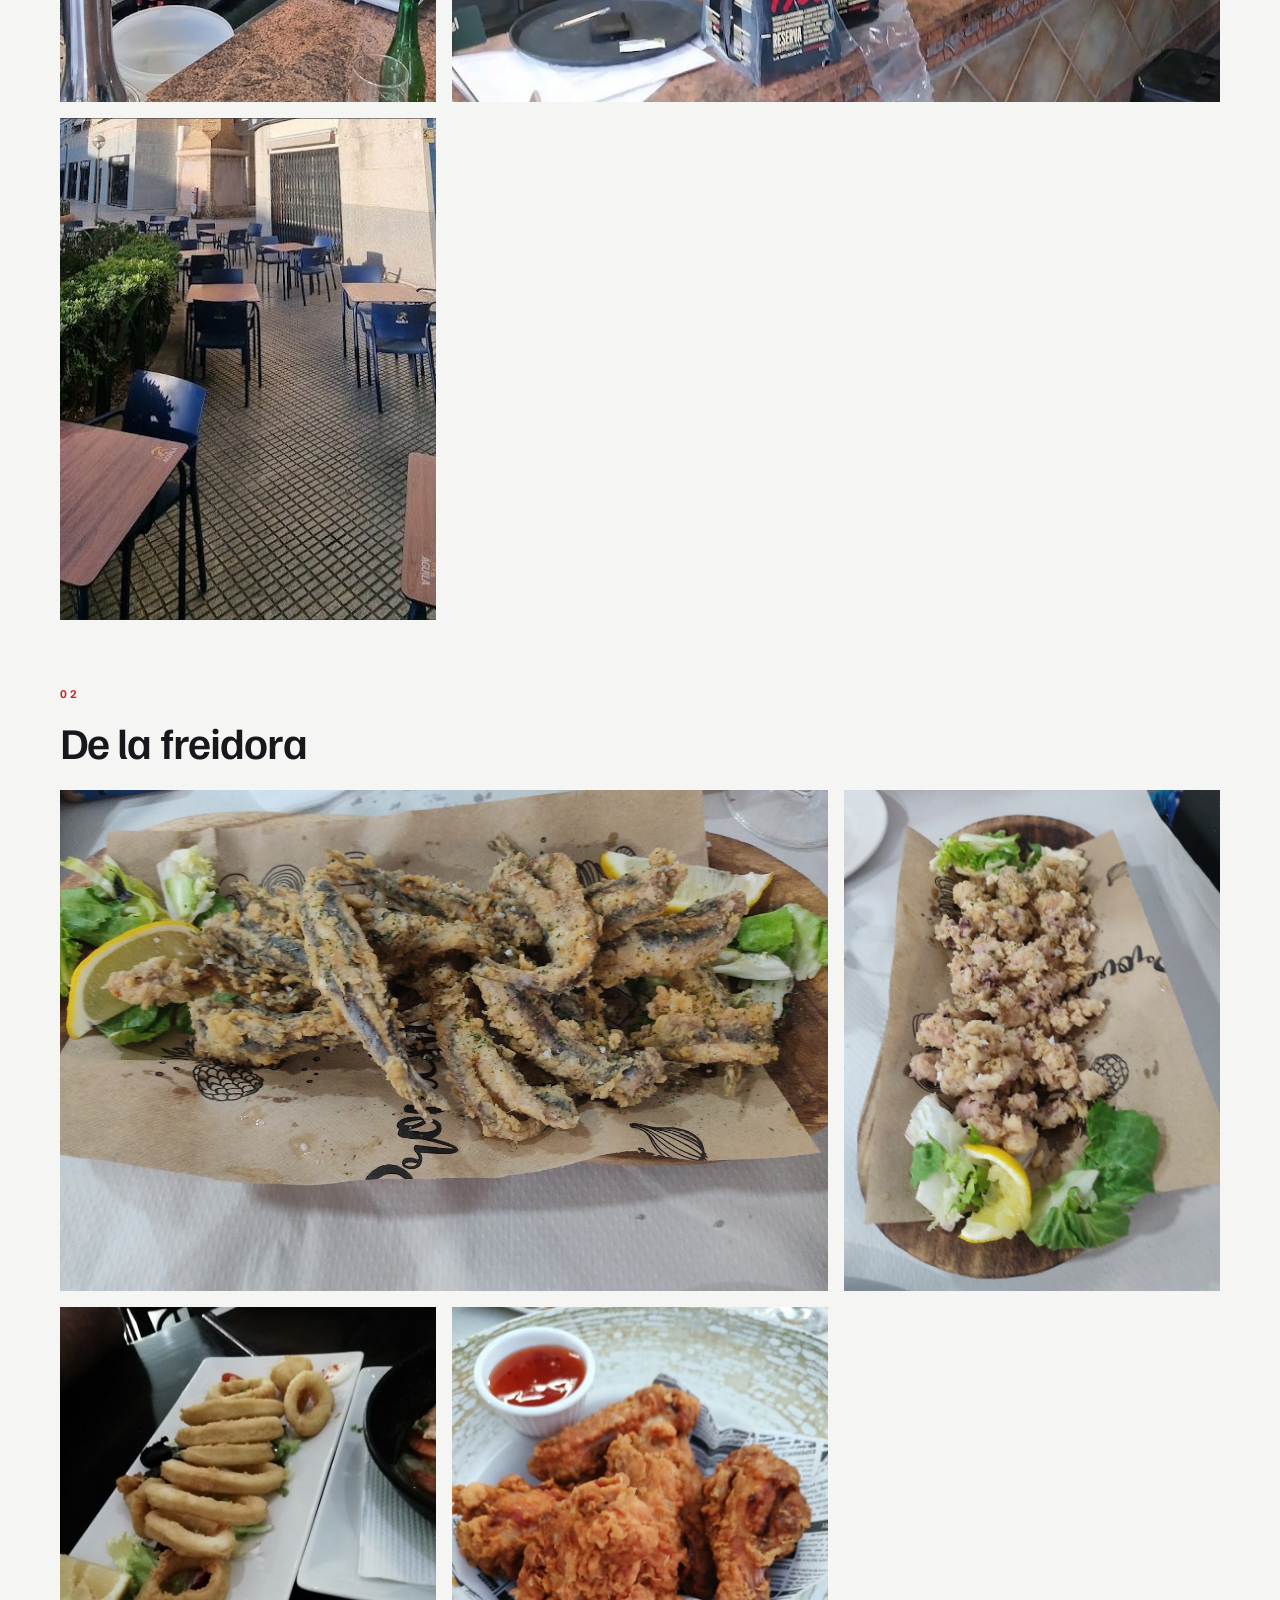
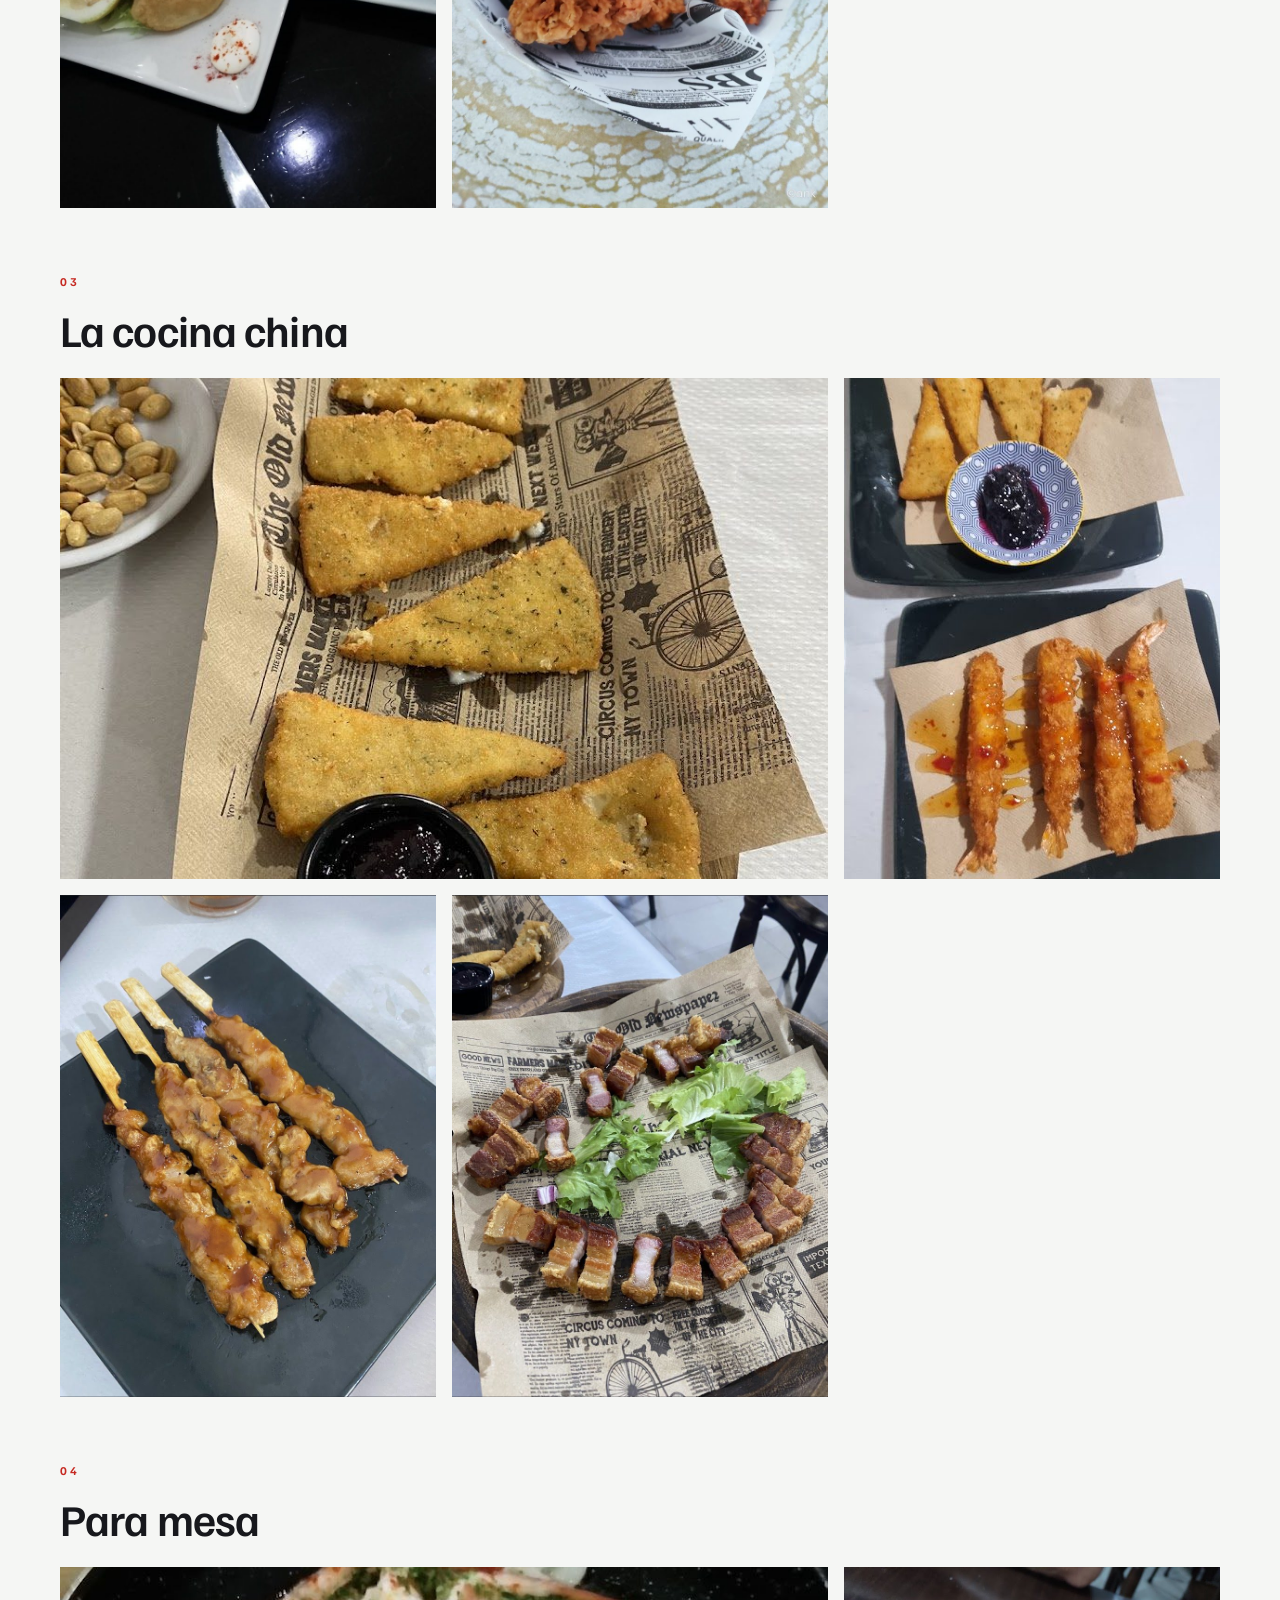
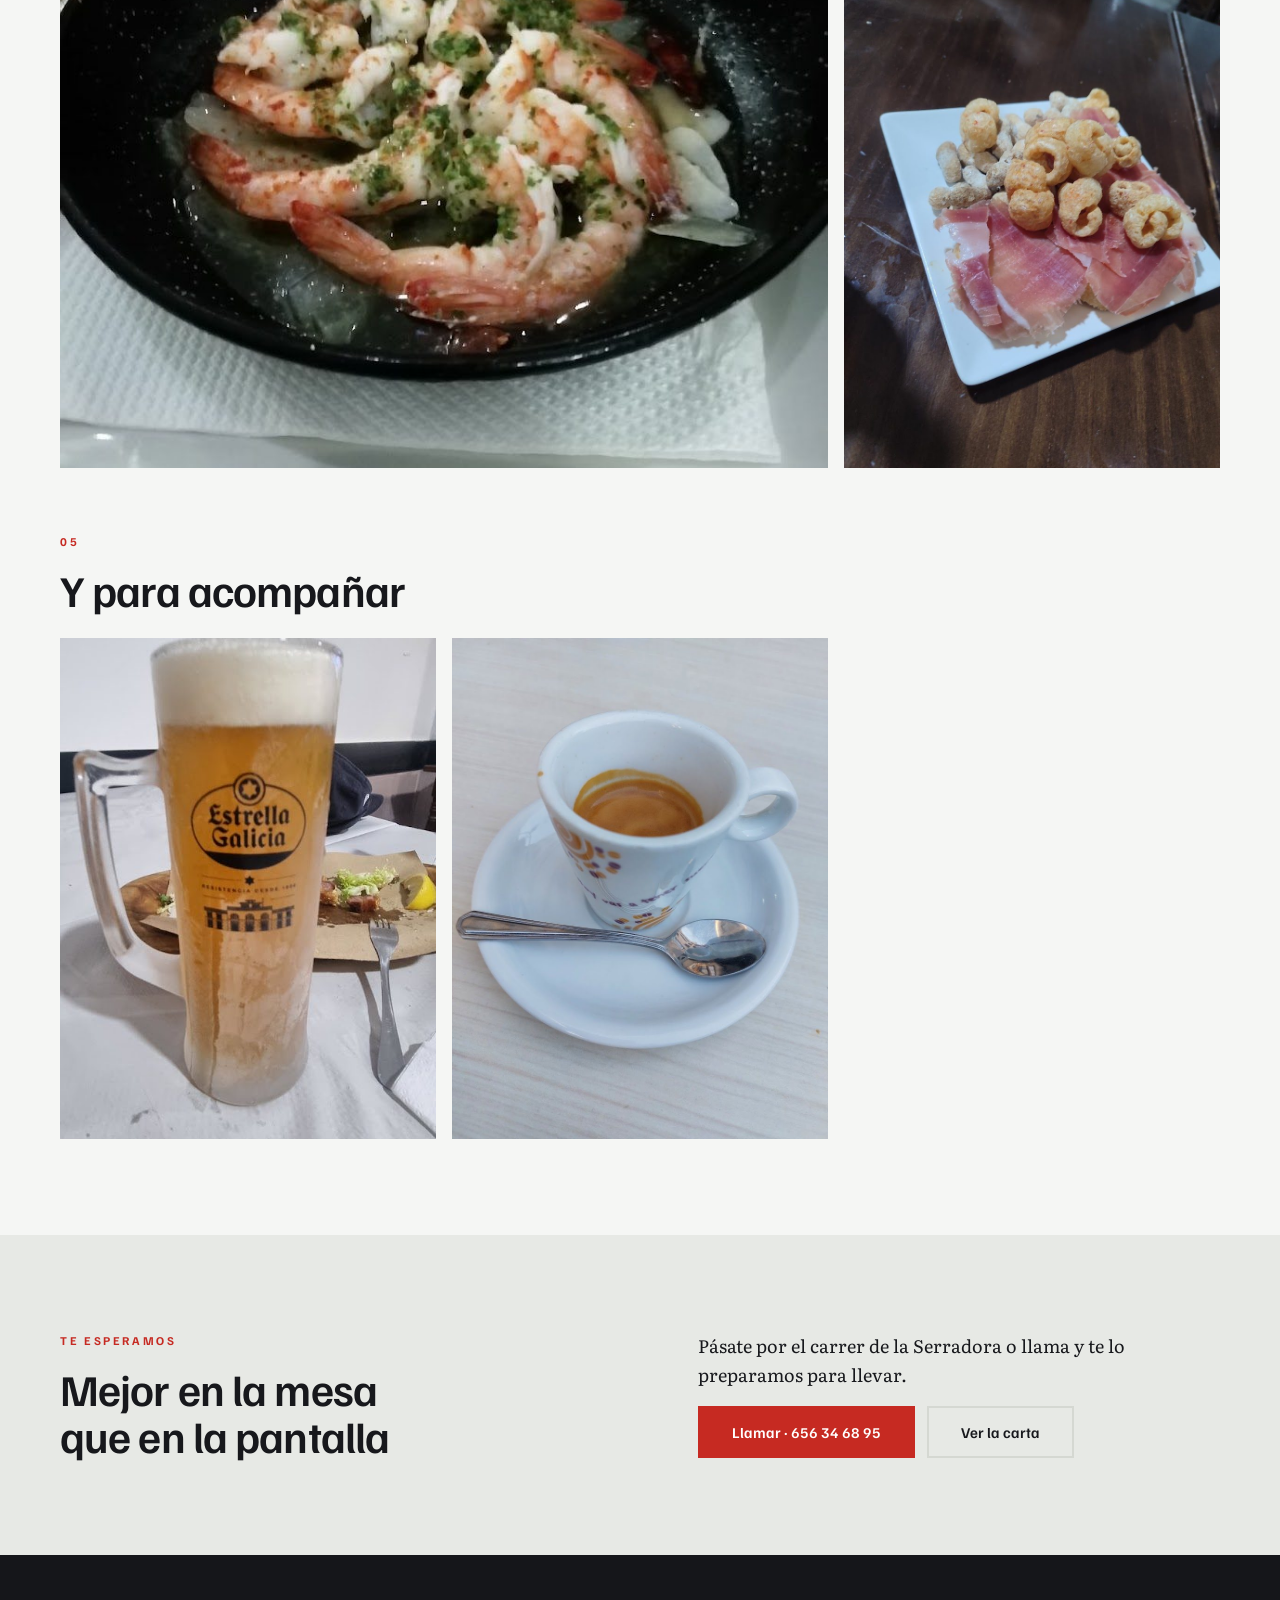
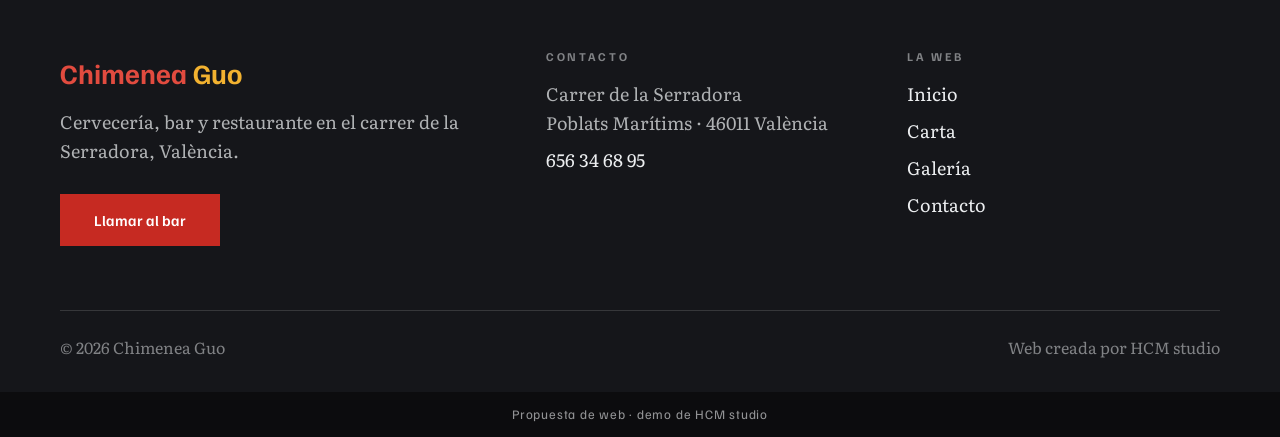
<file: galeria.html>
<!doctype html>
<html lang="es">
<head>
<meta charset="utf-8">
<meta name="viewport" content="width=device-width, initial-scale=1">
<title>Galería · Chimenea Guo, en el carrer de la Serradora</title>
<meta name="description" content="La barra, la terraza y los platos de Chimenea Guo: fritura, tapas, gyozas, pato pekín y la caña de siempre.">
<meta name="robots" content="noindex, nofollow">
<meta property="og:type" content="website">
<meta property="og:locale" content="es_ES">
<meta property="og:title" content="Galería · Chimenea Guo">
<meta property="og:description" content="La barra, la terraza y lo que sale de la cocina.">
<meta property="og:image" content="https://hugocanoo.github.io/chimenea-guo-demo/fotos/fachada.jpg">
<link rel="icon" href="favicon.svg" type="image/svg+xml">
<link rel="preload" href="fuentes/familjen-grotesk-variable.woff2" as="font" type="font/woff2" crossorigin>
<link rel="stylesheet" href="css/estilo.css">
<script>document.documentElement.classList.add('js')</script>
</head>
<body>

<header class="cabecera">
  <div class="contenedor">
    <a class="marca" href="index.html"><span class="chimenea">Chimenea</span> <span class="guo">Guo</span></a>
    <nav class="menu" id="menu" aria-label="Principal">
      <a href="index.html">Inicio</a>
      <a href="carta.html">Carta</a>
      <a href="galeria.html" aria-current="page">Galería</a>
      <a href="contacto.html">Contacto</a>
    </nav>
    <div class="cabecera-acciones">
      <a class="cta cta-mini" href="tel:+34656346895">Llamar</a>
      <button class="boton-menu" type="button" aria-expanded="false" aria-controls="menu">
        <span class="visualmente-oculto">Abrir el menú</span><span class="hamburguesa" aria-hidden="true"></span>
      </button>
    </div>
  </div>
</header>

<main>
  <section class="hero corta">
    <div class="foto">
      <img src="fotos/fachada.jpg" alt="La fachada de Chimenea Guo, con su rótulo y el toldo amarillo">
    </div>
    <div class="contenedor">
      <p class="eyebrow claro">Galería</p>
      <h1>La barra, la terraza y la cocina</h1>
      <p class="lema">Un vistazo antes de pasarte</p>
    </div>
  </section>

  <section class="seccion">
    <div class="contenedor">

      <div class="galeria-grupo revelar">
        <p class="eyebrow">01</p>
        <h2>La casa</h2>
        <div class="galeria">
          <div class="foto ancho revelar-foto">
            <img src="fotos/entrada.jpg" alt="La entrada del bar, con el barril junto a la puerta">
          </div>
          <div class="foto revelar-foto">
            <img src="fotos/fachada.jpg" alt="El rótulo de Chimenea Guo sobre el toldo">
          </div>
          <div class="foto revelar-foto">
            <img src="fotos/barra.jpg" alt="La barra con los grifos de cerveza">
          </div>
          <div class="foto ancho revelar-foto">
            <img src="fotos/barra-2.jpg" alt="La barra de granito, vista desde el otro extremo">
          </div>
          <div class="foto revelar-foto">
            <img src="fotos/terraza.jpg" alt="Las mesas de la terraza, en la plaza de delante">
          </div>
        </div>
      </div>

      <div class="galeria-grupo revelar">
        <p class="eyebrow">02</p>
        <h2>De la freidora</h2>
        <div class="galeria">
          <div class="foto ancho revelar-foto">
            <img src="fotos/boquerones.jpg" alt="Boquerones fritos con limón y ensalada">
          </div>
          <div class="foto revelar-foto">
            <img src="fotos/puntillas.jpg" alt="Puntillas fritas">
          </div>
          <div class="foto revelar-foto">
            <img src="fotos/calamares.jpg" alt="Calamares a la romana con limón">
          </div>
          <div class="foto revelar-foto">
            <img src="fotos/pollo-frito.jpg" alt="Pollo frito crujiente con salsa">
          </div>
        </div>
      </div>

      <div class="galeria-grupo revelar">
        <p class="eyebrow">03</p>
        <h2>La cocina china</h2>
        <div class="galeria">
          <div class="foto ancho revelar-foto">
            <img src="fotos/gyozas.jpg" alt="Empanadillas gyoza fritas con salsa para mojar">
          </div>
          <div class="foto revelar-foto">
            <img src="fotos/gyozas-2.jpg" alt="Gyozas y langostinos en tempura">
          </div>
          <div class="foto revelar-foto">
            <img src="fotos/brochetas.jpg" alt="Brochetas de pollo a la plancha">
          </div>
          <div class="foto revelar-foto">
            <img src="fotos/panceta.jpg" alt="Panceta braseada, cortada en tiras, sobre papel">
          </div>
        </div>
      </div>

      <div class="galeria-grupo revelar">
        <p class="eyebrow">04</p>
        <h2>Para mesa</h2>
        <div class="galeria">
          <div class="foto ancho revelar-foto">
            <img src="fotos/gambas-ajillo.jpg" alt="Gambas al ajillo en cazuela">
          </div>
          <div class="foto revelar-foto">
            <img src="fotos/jamon.jpg" alt="Plato de jamón con cortezas">
          </div>
        </div>
      </div>

      <div class="galeria-grupo revelar">
        <p class="eyebrow">05</p>
        <h2>Y para acompañar</h2>
        <div class="galeria">
          <div class="foto revelar-foto">
            <img src="fotos/cana.jpg" alt="Una caña recién tirada">
          </div>
          <div class="foto revelar-foto">
            <img src="fotos/cafe.jpg" alt="Un café solo en la barra">
          </div>
        </div>
      </div>

    </div>
  </section>

  <section class="seccion alterna">
    <div class="contenedor dos-columnas centro">
      <div class="revelar">
        <p class="eyebrow">Te esperamos</p>
        <h2>Mejor en la mesa que en la pantalla</h2>
      </div>
      <div class="revelar">
        <p>Pásate por el carrer de la Serradora o llama y te lo preparamos para llevar.</p>
        <div class="botonera">
          <a class="cta" href="tel:+34656346895">Llamar · 656 34 68 95</a>
          <a class="cta contorno" href="carta.html">Ver la carta</a>
        </div>
      </div>
    </div>
  </section>
</main>

<footer class="pie">
  <div class="contenedor">
    <div class="pie-columnas">
      <div>
        <p class="marca-pie"><span class="chimenea">Chimenea</span> <span class="guo">Guo</span></p>
        <p>Cervecería, bar y restaurante en el carrer de la Serradora, València.</p>
        <a class="cta" href="tel:+34656346895">Llamar al bar</a>
      </div>
      <div>
        <h3>Contacto</h3>
        <ul>
          <li>Carrer de la Serradora<br>Poblats Marítims · 46011 València</li>
          <li><a href="tel:+34656346895">656 34 68 95</a></li>
        </ul>
      </div>
      <div>
        <h3>La web</h3>
        <ul>
          <li><a href="index.html">Inicio</a></li>
          <li><a href="carta.html">Carta</a></li>
          <li><a href="galeria.html">Galería</a></li>
          <li><a href="contacto.html">Contacto</a></li>
        </ul>
      </div>
    </div>
    <div class="cierre">
      <span>© <span data-anio>2026</span> Chimenea Guo</span>
      <span>Web creada por HCM studio</span>
    </div>
  </div>
</footer>

<p class="sello-demo">Propuesta de web · demo de HCM studio</p>
<script src="js/principal.js" defer></script>
</body>
</html>
</file>
<file: css/estilo.css>
/* Chimenea Guo · sistema de diseño
   Cervecería, bar y restaurante de barrio en la Serradora, con tapas españolas
   y cocina china en la misma barra. Los colores salen de su propio rótulo:
   fondo negro, "Chimenea" en rojo, "Guo" en amarillo y el toldo amarillo;
   el claro es el azulejo blanco de la barra. Titulares en Familjen Grotesk,
   texto en Literata (serif de lectura, para la carta larga). */

@font-face{font-family:"Familjen Grotesk";src:url("../fuentes/familjen-grotesk-variable.woff2") format("woff2");
  font-weight:400 700;font-style:normal;font-display:swap}
@font-face{font-family:"Literata";src:url("../fuentes/literata-variable.woff2") format("woff2");
  font-weight:400 600;font-style:normal;font-display:swap}
@font-face{font-family:"Literata";src:url("../fuentes/literata-italic-variable.woff2") format("woff2");
  font-weight:400 500;font-style:italic;font-display:swap}

:root{
  /* color: del rótulo del bar */
  --negro:#15161a;           /* el fondo del rótulo */
  --negro-2:#22242a;         /* superficie sobre oscuro */
  --azulejo:#f5f6f4;         /* fondo claro: el azulejo blanco */
  --azulejo-2:#e7e9e5;       /* secciones alternas */
  --tinta:#17181c;
  --gris:#5d6169;            /* texto secundario */
  --rojo:#c62a22;            /* el rojo de "Chimenea": acento y botones */
  --rojo-vivo:#e14b3f;       /* el mismo rojo, sobre fondo oscuro */
  --amarillo:#f2b230;        /* la "Guo" y el toldo: apoyo sobre oscuro */
  --borde:#d5d8d2;
  --borde-tenue:#e2e4df;

  /* tipografía: escala 1,25 sobre 18 px */
  --font-titular:"Familjen Grotesk","Helvetica Neue",Arial,sans-serif;
  --font-texto:"Literata",Georgia,"Times New Roman",serif;
  --t-texto:1.125rem;   /* 18 */
  --t-sub:1.375rem;     /* 22 */
  --t-h3:1.75rem;       /* 28 */
  --t-h2:2.1875rem;     /* 35 */
  --t-h1:2.75rem;       /* 44 */
  --t-portada:3.5rem;   /* 56 */
  --t-gigante:4.375rem; /* 70 */

  /* espaciado: 4 · 8 · 12 · 16 · 24 · 32 · 48 · 64 · 96 · 128 */
  --e1:4px;--e2:8px;--e3:12px;--e4:16px;--e5:24px;--e6:32px;--e7:48px;--e8:64px;--e9:96px;--e10:128px;

  --alto-cabecera:68px;
  --ancho:1160px;
  --curva:cubic-bezier(.25,0,0,1);  /* curva vista en Big Mamma */
}

*,*::before,*::after{box-sizing:border-box}
html{scroll-behavior:smooth;-webkit-text-size-adjust:100%}
body{margin:0;background:var(--azulejo);color:var(--tinta);font-family:var(--font-texto);
  font-size:var(--t-texto);line-height:1.6;-webkit-font-smoothing:antialiased}
img{display:block;max-width:100%}
a{color:inherit}
h1,h2,h3,h4{font-family:var(--font-titular);font-weight:600;line-height:1.06;
  letter-spacing:-.02em;margin:0;text-wrap:balance}
h1{font-size:clamp(var(--t-h1),7vw,var(--t-portada))}
h2{font-size:clamp(var(--t-h3),4.2vw,var(--t-h1))}
h3{font-size:var(--t-sub)}
p{margin:0 0 var(--e4);max-width:62ch}
:focus-visible{outline:2px solid var(--rojo);outline-offset:3px}

.contenedor{width:min(100% - 2 * var(--e5), var(--ancho));margin-inline:auto}
.visualmente-oculto{position:absolute;width:1px;height:1px;overflow:hidden;clip:rect(0 0 0 0);white-space:nowrap}

.eyebrow{font-family:var(--font-titular);text-transform:uppercase;letter-spacing:.22em;
  font-size:.75rem;font-weight:700;color:var(--rojo);margin:0 0 var(--e4)}
.eyebrow.claro{color:var(--amarillo)}
/* antetítulo entre dos rayas, centrado — visto en Hawksmoor */
.eyebrow.entre-rayas{display:flex;align-items:center;gap:var(--e4);justify-content:center;text-align:center}
.eyebrow.entre-rayas::before,.eyebrow.entre-rayas::after{content:"";height:1px;flex:1 1 auto;max-width:140px;
  background:currentColor;opacity:.4}

/* ---------- cabecera: siempre negra, como su rótulo ---------- */
.cabecera{position:sticky;top:0;z-index:50;height:var(--alto-cabecera);display:flex;align-items:center;
  background:var(--negro);color:#fff;border-bottom:2px solid var(--rojo)}
.cabecera .contenedor{display:flex;align-items:center;gap:var(--e5)}
.marca{display:flex;align-items:center;gap:var(--e2);text-decoration:none;
  font-family:var(--font-titular);font-weight:700;font-size:var(--t-sub);letter-spacing:-.02em}
.marca .chimenea{color:var(--rojo-vivo)}
.marca .guo{color:var(--amarillo)}
.menu{display:flex;align-items:center;gap:var(--e6);margin-left:auto}
.menu a{font-family:var(--font-titular);font-size:.9375rem;font-weight:500;text-decoration:none;
  padding-block:var(--e1);border-bottom:2px solid transparent;color:rgba(255,255,255,.85);
  transition:color .2s,border-color .2s}
.menu a:hover{color:#fff}
.menu a[aria-current="page"]{color:#fff;border-bottom-color:var(--amarillo)}
.cabecera-acciones{display:flex;align-items:center;gap:var(--e3)}
.boton-menu{display:none;width:44px;height:44px;align-items:center;justify-content:center;
  background:none;border:0;color:inherit;cursor:pointer}
.hamburguesa,.hamburguesa::before,.hamburguesa::after{display:block;width:22px;height:2px;background:currentColor;
  transition:transform .3s var(--curva)}
.hamburguesa{position:relative}
.hamburguesa::before,.hamburguesa::after{content:"";position:absolute;left:0}
.hamburguesa::before{top:-7px}
.hamburguesa::after{top:7px}
.boton-menu[aria-expanded="true"] .hamburguesa{background:transparent}
.boton-menu[aria-expanded="true"] .hamburguesa::before{transform:translateY(7px) rotate(45deg)}
.boton-menu[aria-expanded="true"] .hamburguesa::after{transform:translateY(-7px) rotate(-45deg)}

/* ---------- botones ---------- */
.botonera{display:flex;flex-wrap:wrap;gap:var(--e3)}
.cta{display:inline-flex;align-items:center;justify-content:center;gap:var(--e2);
  padding:var(--e3) var(--e6);border:2px solid var(--rojo);background:var(--rojo);color:#fff;
  text-decoration:none;font-family:var(--font-titular);font-size:.9375rem;font-weight:600;
  transition:background .22s,border-color .22s,transform .22s var(--curva)}
.cta:hover{background:#a8211a;border-color:#a8211a;transform:translateY(-2px)}
.cta.amarilla{background:var(--amarillo);border-color:var(--amarillo);color:var(--negro)}
.cta.amarilla:hover{background:#ffc752;border-color:#ffc752}
.cta.contorno{background:transparent;color:var(--tinta);border-color:var(--borde)}
.cta.contorno:hover{background:transparent;border-color:var(--tinta)}
.cta.contorno-claro{background:transparent;color:#fff;border-color:rgba(255,255,255,.45)}
.cta.contorno-claro:hover{background:rgba(255,255,255,.1);border-color:#fff}
.cta-mini{padding:var(--e2) var(--e4);font-size:.875rem}
.enlace-flecha{display:inline-flex;align-items:center;gap:var(--e2);text-decoration:none;
  font-family:var(--font-titular);font-size:.875rem;font-weight:600;color:var(--rojo)}
.enlace-flecha span{transition:transform .3s var(--curva)}
.enlace-flecha:hover span{transform:translateX(5px)}

/* ---------- fotos ---------- */
.foto{position:relative;overflow:hidden;background:var(--negro-2)}
.foto > img{position:absolute;inset:0;width:100%;height:100%;object-fit:cover}
.marco-alto{aspect-ratio:3/4}
.marco{aspect-ratio:4/3}

/* ---------- portada ---------- */
.hero{position:relative;min-height:86vh;display:flex;align-items:flex-end;isolation:isolate;color:#fff;
  background:var(--negro)}
.hero > .foto{position:absolute;inset:0;z-index:-2}
.hero::after{content:"";position:absolute;inset:0;z-index:-1;pointer-events:none;
  background:linear-gradient(to top,rgba(12,12,14,.92) 0%,rgba(12,12,14,.66) 38%,rgba(12,12,14,.3) 66%,rgba(12,12,14,.55) 100%)}
.hero .contenedor{padding-top:var(--e9);padding-bottom:var(--e9);text-shadow:0 1px 20px rgba(0,0,0,.5)}
.hero h1{font-size:clamp(var(--t-h1),9vw,var(--t-gigante));max-width:15ch}
.hero.corta{min-height:46vh}
.hero.corta .contenedor{padding-top:var(--e8);padding-bottom:var(--e8)}
.hero.corta h1{font-size:clamp(var(--t-h2),6vw,var(--t-portada))}
.lema{font-family:var(--font-titular);font-weight:500;font-size:clamp(var(--t-sub),2.4vw,var(--t-h3));
  color:#fff;margin:var(--e3) 0 var(--e4);max-width:28ch}
.intro{color:rgba(255,255,255,.85);max-width:50ch;margin-bottom:var(--e6)}

/* ---------- secciones ---------- */
.seccion{padding:var(--e9) 0}
.seccion.alterna{background:var(--azulejo-2)}
.seccion.oscura{background:var(--negro);color:#eceef0}
.seccion.oscura .eyebrow{color:var(--amarillo)}
.cabeza-seccion{display:grid;gap:var(--e3);max-width:38rem;margin-bottom:var(--e7)}
.cabeza-seccion p{margin:0;color:var(--gris)}
.seccion.oscura .cabeza-seccion p{color:rgba(236,238,240,.75)}
.dos-columnas{display:grid;grid-template-columns:1.1fr 1fr;gap:var(--e8);align-items:start}
.dos-columnas.centro{align-items:center}

/* franja de datos */
.franja{display:grid;grid-template-columns:repeat(3,1fr);gap:var(--e6);
  padding:var(--e6) 0;border-top:2px solid var(--negro);border-bottom:2px solid var(--negro)}
.franja .dato{display:grid;gap:var(--e1)}
.franja .cifra{font-family:var(--font-titular);font-size:var(--t-h2);font-weight:700;line-height:1;
  font-variant-numeric:tabular-nums}
.franja .etiqueta{font-size:1rem;color:var(--gris)}

/* listas de platos (sin precio: el bar no los publica todavía) */
.lista-platos{list-style:none;margin:0;padding:0;
  columns:2;column-gap:var(--e8)}
.lista-platos li{break-inside:avoid;padding:var(--e3) 0;border-bottom:1px solid var(--borde-tenue)}
.lista-platos .detalle{display:block;font-size:1rem;font-style:italic;color:var(--gris)}
.seccion.oscura .lista-platos li{border-bottom-color:rgba(255,255,255,.16)}
.seccion.oscura .lista-platos .detalle{color:rgba(236,238,240,.65)}

/* bloque partido */
.partido{display:grid;grid-template-columns:1fr 1fr;min-height:520px}
.partido > .foto{min-height:340px}
.partido .lado-panel{background:var(--negro);color:#eceef0;display:flex;flex-direction:column;
  justify-content:center;padding:var(--e9) clamp(var(--e6),5vw,var(--e9))}
.partido .lado-panel .eyebrow{color:var(--amarillo)}
.partido .lado-panel h2{margin-bottom:var(--e4)}

/* tarjetas */
.rejilla-tarjetas{display:grid;grid-template-columns:repeat(auto-fit,minmax(280px,1fr));gap:var(--e5)}
/* la placa rotulada sobre la foto, con doble filete: patrón de Dishoom */
.tarjeta{position:relative;display:block;aspect-ratio:3/4;overflow:hidden;text-decoration:none;color:inherit;
  background:var(--negro)}
.tarjeta > .foto{position:absolute;inset:0}
.tarjeta > .foto img{transition:transform .9s var(--curva)}
.tarjeta:hover > .foto img{transform:scale(1.06)}
.tarjeta::after{content:"";position:absolute;inset:0;
  background:linear-gradient(to top,rgba(12,12,14,.55),transparent 55%)}
.tarjeta .placa{position:absolute;left:var(--e5);right:var(--e5);bottom:var(--e6);z-index:2;
  display:grid;gap:var(--e2);padding:var(--e5) var(--e4);text-align:center;
  background:rgba(245,246,244,.96);border:1px solid var(--negro);outline:1px solid rgba(245,246,244,.96);
  outline-offset:3px;transition:transform .45s var(--curva)}
.tarjeta:hover .placa{transform:translateY(-6px)}
.tarjeta .placa h3{font-size:var(--t-sub)}
.tarjeta .placa .sub{margin:0;font-size:1rem;font-style:italic;color:var(--gris)}
.tarjeta .placa .enlace-flecha{justify-content:center}

/* Banda de tres fotos verticales a sangre (patrón de Disfrutar). PROBADO Y
   RETIRADO en esta web: a ese tamaño delata las fotos de móvil con flash.
   Se deja el estilo porque sirve en cuanto haya fotos buenas. */
.banda-fotos{display:grid;grid-template-columns:repeat(3,1fr);gap:2px;background:var(--negro)}
.banda-fotos .foto{aspect-ratio:3/4}
.banda-fotos .foto img{transition:transform 1s var(--curva)}
.banda-fotos .foto:hover img{transform:scale(1.05)}
.pie-banda{padding:var(--e6) 0 0;text-align:center}

/* ---------- carta ---------- */
.aviso-carta{font-style:italic;color:var(--gris);margin:0}
.indice-carta{position:sticky;top:var(--alto-cabecera);z-index:20;background:var(--negro);color:#fff}
.indice-carta .contenedor{display:flex;gap:var(--e6);overflow-x:auto;padding-block:var(--e3);scrollbar-width:none}
.indice-carta .contenedor::-webkit-scrollbar{display:none}
.indice-carta a{font-family:var(--font-titular);font-size:.8125rem;font-weight:600;letter-spacing:.12em;
  text-transform:uppercase;text-decoration:none;white-space:nowrap;color:rgba(255,255,255,.75);transition:color .2s}
.indice-carta a:hover{color:var(--amarillo)}
.categoria{padding-top:var(--e8);scroll-margin-top:calc(var(--alto-cabecera) + var(--e8))}
.categoria:last-of-type{padding-bottom:var(--e9)}
.categoria h2{margin-bottom:var(--e2)}
.categoria .detalle-cat{color:var(--gris);font-style:italic;margin-bottom:var(--e5)}

/* ---------- galería ---------- */
.galeria-grupo + .galeria-grupo{margin-top:var(--e8)}
.galeria-grupo h2{margin-bottom:var(--e5)}
.galeria{display:grid;grid-template-columns:repeat(12,1fr);gap:var(--e4)}
.galeria > .foto{grid-column:span 4;aspect-ratio:3/4}
.galeria > .foto.ancho{grid-column:span 8;aspect-ratio:auto}

/* ---------- contacto ---------- */
.ficha{margin:0;display:grid;gap:var(--e6)}
.ficha dt{font-family:var(--font-titular);font-size:.75rem;font-weight:700;letter-spacing:.22em;
  text-transform:uppercase;color:var(--rojo);margin-bottom:var(--e2)}
.ficha dd{margin:0;font-size:var(--t-sub);line-height:1.35}
.ficha dd a{text-decoration:none;border-bottom:2px solid var(--borde);transition:border-color .2s}
.ficha dd a:hover{border-color:var(--rojo)}
.ficha .aclaracion{display:block;margin-top:var(--e2);font-size:1rem;font-style:italic;color:var(--gris)}

/* ---------- pie ---------- */
.pie{background:var(--negro);color:rgba(236,238,240,.72);padding:var(--e9) 0 var(--e6)}
.pie-columnas{display:grid;grid-template-columns:1.4fr 1fr 1fr;gap:var(--e7)}
.pie .marca-pie{font-family:var(--font-titular);font-size:var(--t-h3);font-weight:700;margin-bottom:var(--e3)}
.pie .marca-pie .chimenea{color:var(--rojo-vivo)}
.pie .marca-pie .guo{color:var(--amarillo)}
.pie h3{font-family:var(--font-titular);font-size:.75rem;font-weight:700;text-transform:uppercase;
  letter-spacing:.22em;color:rgba(236,238,240,.5);margin-bottom:var(--e4)}
.pie ul{list-style:none;margin:0;padding:0;display:grid;gap:var(--e2)}
.pie a:not(.cta){text-decoration:none;color:#eceef0;transition:color .2s}
.pie a:not(.cta):hover{color:var(--amarillo)}
.pie .cta{margin-top:var(--e3)}
.cierre{display:flex;flex-wrap:wrap;justify-content:space-between;gap:var(--e4);margin-top:var(--e8);
  padding-top:var(--e5);border-top:1px solid rgba(255,255,255,.14);font-size:1rem;color:rgba(236,238,240,.5)}

.sello-demo{max-width:none;margin:0;padding:var(--e3) var(--e5);background:#0c0c0e;
  color:rgba(236,238,240,.6);text-align:center;
  font-family:var(--font-titular);font-size:.8125rem;letter-spacing:.06em}

/* ---------- movimiento ---------- */
@keyframes subir{from{opacity:0;transform:translateY(18px)}to{opacity:1;transform:none}}
.js .hero .contenedor > *{animation:subir .85s var(--curva) both}
.js .hero .contenedor > :nth-child(2){animation-delay:.08s}
.js .hero .contenedor > :nth-child(3){animation-delay:.16s}
.js .hero .contenedor > :nth-child(4){animation-delay:.24s}
.js .hero .contenedor > :nth-child(5){animation-delay:.32s}
.js .revelar{opacity:0;transform:translateY(20px);transition:opacity .7s var(--curva),transform .7s var(--curva)}
.js .revelar.visible{opacity:1;transform:none}
/* las fotos entran con cortinilla y un zoom que se relaja: el acabado que dan
   Noma y Dishoom sale de esto, no de una librería de animación.
   OJO: se recorta la IMAGEN, nunca el contenedor que observa el JavaScript. Si
   se recorta el contenedor, su área visible es cero, el observador no lo ve
   entrar en pantalla y la foto no se revela nunca. */
.js .revelar-foto img{clip-path:inset(0 0 100% 0);transform:scale(1.09)}
.js .revelar-foto.visible img{clip-path:inset(0 0 0 0);transform:none;
  transition:clip-path 1.1s var(--curva),transform 1.5s var(--curva)}
@keyframes zoomLento{from{transform:scale(1)}to{transform:scale(1.07)}}
.js .hero > .foto img{animation:zoomLento 20s ease-out forwards}

/* ---------- móvil ---------- */
@media (max-width:960px){
  .dos-columnas,.partido{grid-template-columns:1fr}
  .dos-columnas{gap:var(--e7)}
  .franja{grid-template-columns:1fr;gap:var(--e5)}
  .lista-platos{columns:1}
  .pie-columnas{grid-template-columns:1fr 1fr}
  .pie-columnas > :first-child{grid-column:1 / -1}
}
@media (max-width:860px){
  .boton-menu{display:inline-flex}
  .menu{position:fixed;inset:var(--alto-cabecera) 0 auto;flex-direction:column;align-items:flex-start;gap:var(--e5);
    margin:0;padding:var(--e6) var(--e5) var(--e7);background:var(--negro);border-bottom:2px solid var(--rojo);
    transform:translateY(-115%);visibility:hidden;transition:transform .4s var(--curva),visibility .4s}
  .menu.abierta{transform:none;visibility:visible}
  .menu a{font-size:var(--t-sub)}
}
@media (max-width:760px){
  .seccion{padding:var(--e8) 0}
  .hero .contenedor{padding-top:var(--e8);padding-bottom:var(--e8)}
  .botonera .cta{flex:1 1 auto}
  .galeria > .foto,.galeria > .foto.ancho{grid-column:span 12;aspect-ratio:4/3}
  .banda-fotos{grid-template-columns:1fr 1fr}
  .banda-fotos .foto:last-child{display:none}
  .pie-columnas{grid-template-columns:1fr}
}
@media (prefers-reduced-motion:reduce){
  html{scroll-behavior:auto}
  *,*::before,*::after{animation-duration:.01ms!important;animation-delay:0s!important;transition-duration:.01ms!important}
  .js .revelar{opacity:1;transform:none}
  .js .revelar-foto img,.js .hero > .foto img{clip-path:none;transform:none;animation:none}
}
</file>
